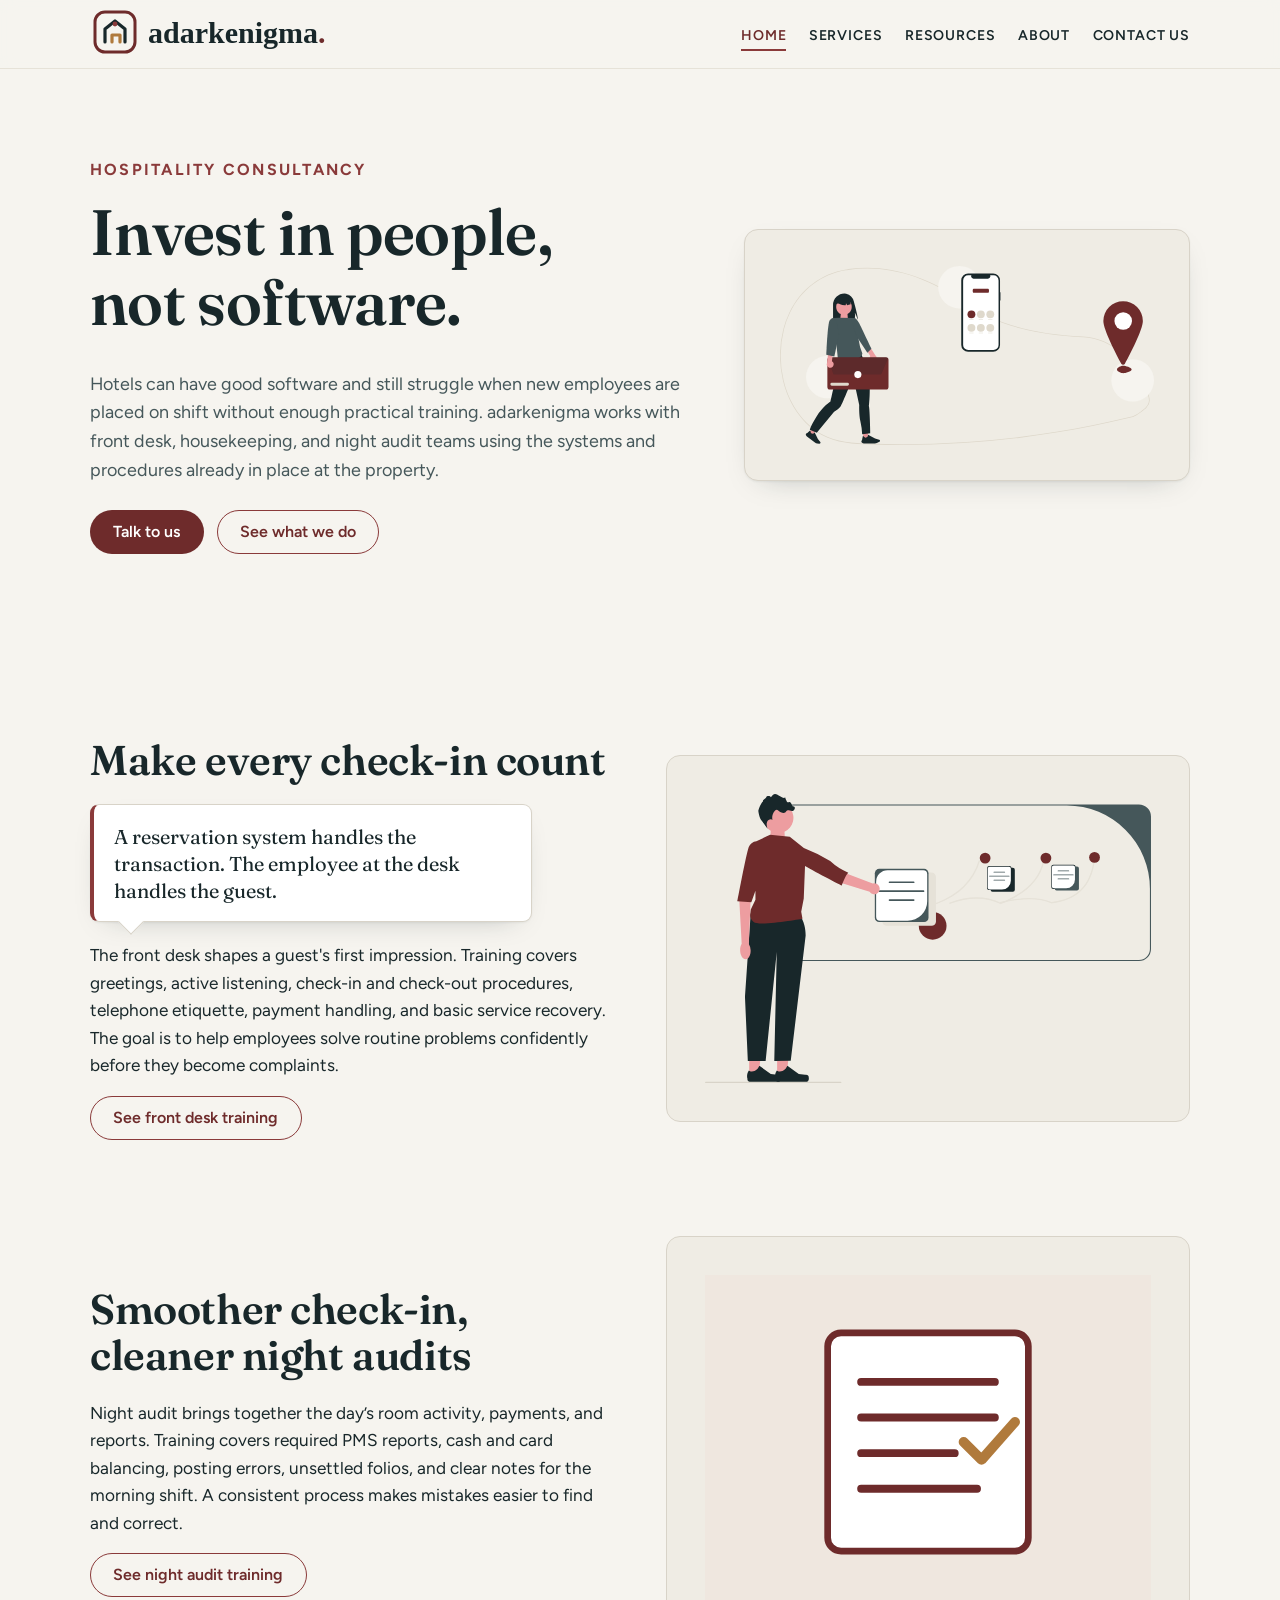
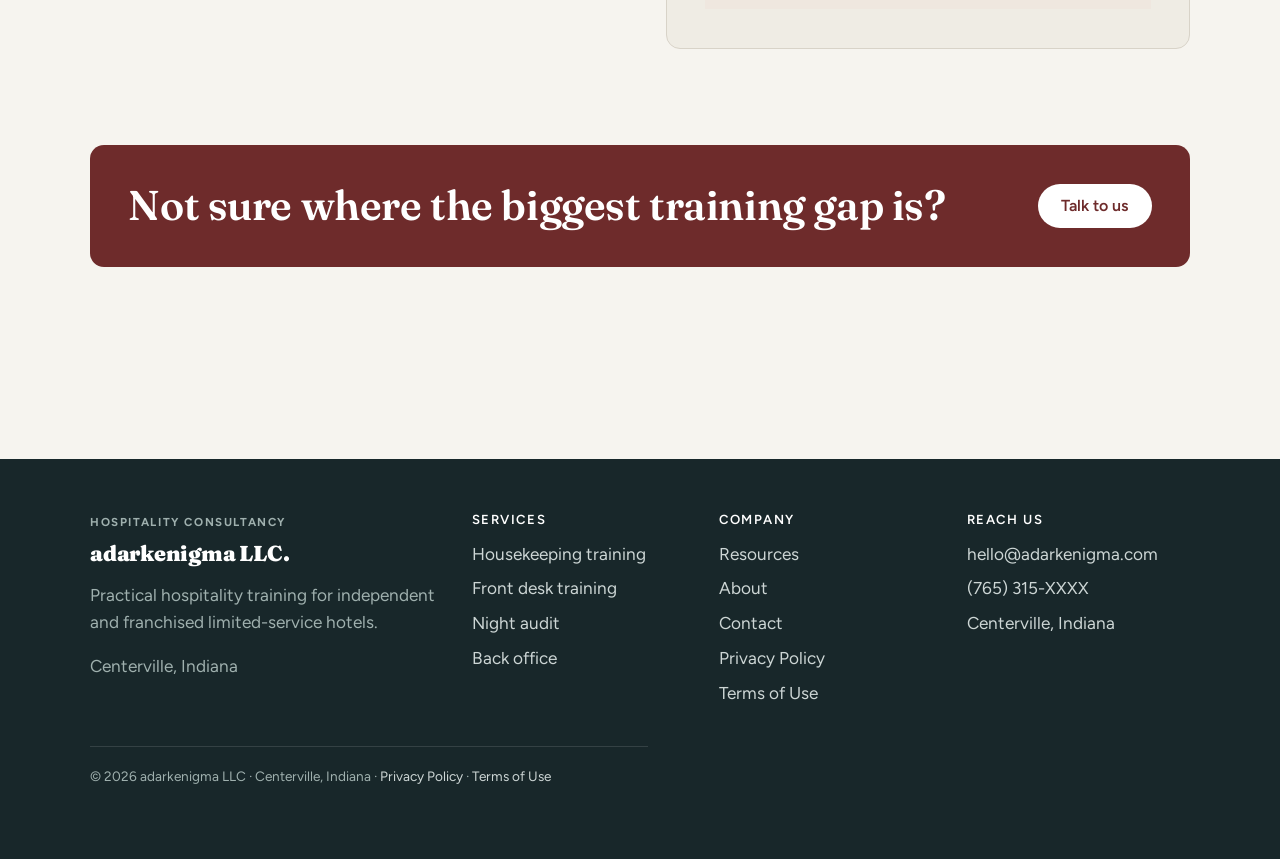
<file: index.html>
<!DOCTYPE html>
<html lang="en">
<head>
  <meta charset="UTF-8">
  <meta name="viewport" content="width=device-width, initial-scale=1.0">
  <title>adarkenigma LLC | Hotel staff training in Indiana</title>
  <meta name="description" content="adarkenigma LLC trains front desk, housekeeping, and night audit teams for independent and franchised hotels in Indiana. People-first consulting, no software to buy.">
  <link rel="preconnect" href="https://fonts.googleapis.com">
  <link rel="preconnect" href="https://fonts.gstatic.com" crossorigin>
  <link href="https://fonts.googleapis.com/css2?family=Fraunces:opsz,wght@9..144,400;9..144,600;9..144,900&family=Figtree:wght@400;500;600;700&display=swap" rel="stylesheet">
  <link rel="stylesheet" href="styles.css">
</head>
<body>
  <a class="skip-link" href="#main">Skip to content</a>

  <header class="site-header">
    <div class="container header__inner">
      <a class="brand" href="index.html"><img class="brand__logo" src="adarkenigma-logo.svg" alt="adarkenigma LLC home"></a>
      <button class="nav-toggle" aria-expanded="false" aria-controls="site-nav">
        <span class="visually-hidden">Menu</span>
        <svg class="icon-open" viewBox="0 0 24 24" fill="none" stroke="currentColor" stroke-width="2" aria-hidden="true"><line x1="3" y1="6" x2="21" y2="6"/><line x1="3" y1="12" x2="21" y2="12"/><line x1="3" y1="18" x2="21" y2="18"/></svg>
        <svg class="icon-close" viewBox="0 0 24 24" fill="none" stroke="currentColor" stroke-width="2" aria-hidden="true"><line x1="5" y1="5" x2="19" y2="19"/><line x1="19" y1="5" x2="5" y2="19"/></svg>
      </button>
      <nav id="site-nav" class="site-nav" aria-label="Primary">
        <ul>
          <li><a href="index.html" aria-current="page">Home</a></li>
          <li><a href="services.html">Services</a></li>
          <li><a href="resources.html">Resources</a></li>
          <li><a href="about.html">About</a></li>
          <li><a href="contact.html">Contact us</a></li>
        </ul>
      </nav>
    </div>
  </header>

  <main id="main">

    <section class="hero" aria-labelledby="hero-h">
      <div class="container hero__grid">
        <div>
          <p class="eyebrow">Hospitality consultancy</p>
          <h1 id="hero-h">Invest in people,<br>not software.</h1>
          <p class="lead">Hotels can have good software and still struggle when new employees are placed on shift without enough practical training. adarkenigma works with front desk, housekeeping, and night audit teams using the systems and procedures already in place at the property.</p>
          <div class="hero__actions">
            <a class="btn btn--solid" href="contact.html">Talk to us</a>
            <a class="btn btn--ghost" href="services.html">See what we do</a>
          </div>
        </div>
        <div class="hero__art">
          <div class="art-card art-card--image">
            <img src="training-coaching-staff.svg" alt="Illustration of a trainer coaching a hotel employee beside a whiteboard">
          </div>
        </div>
      </div>
    </section>

    <section class="section" aria-labelledby="f1-h">
      <div class="container feature__grid feature--reverse">
        <div class="feature__media">
          <img src="hotel-front-desk-keycard.svg" alt="Illustration of a hotel key card at the front desk">
        </div>
        <div>
          <h2 id="f1-h">Make every check-in count</h2>
          <blockquote class="note-bubble">A reservation system handles the transaction. The employee at the desk handles the guest.</blockquote>
          <p>The front desk shapes a guest's first impression. Training covers greetings, active listening, check-in and check-out procedures, telephone etiquette, payment handling, and basic service recovery. The goal is to help employees solve routine problems confidently before they become complaints.</p>
          <a class="btn btn--ghost" href="services.html#front-desk">See front desk training</a>
        </div>
      </div>
    </section>

    <section class="section section--compact-top" aria-labelledby="f2-h">
      <div class="container feature__grid">
        <div>
          <h2 id="f2-h">Smoother check-in,<br>cleaner night audits</h2>
          <p>Night audit brings together the day&rsquo;s room activity, payments, and reports. Training covers required PMS reports, cash and card balancing, posting errors, unsettled folios, and clear notes for the morning shift. A consistent process makes mistakes easier to find and correct.</p>
          <a class="btn btn--ghost" href="services.html#night-audit">See night audit training</a>
        </div>
        <div class="feature__media">
          <img src="night-audit-ledger.svg" alt="Illustration of a night-audit ledger with a completed checkmark">
        </div>
      </div>
    </section>

    <section class="section section--compact-top">
      <div class="container">
        <div class="cta-band">
          <div class="cta-band__inner">
            <h2>Not sure where the biggest training gap is?</h2>
            <a class="btn btn--light" href="contact.html">Talk to us</a>
          </div>
        </div>
      </div>
    </section>

  </main>

  <footer class="site-footer">
    <div class="container">
      <div class="footer__grid">
        <div class="footer__brand">
          <p class="footer__kicker">Hospitality consultancy</p>
          <a class="brand" href="index.html">adarkenigma LLC<span aria-hidden="true">.</span></a>
          <p class="footer__summary">Practical hospitality training for independent and franchised limited-service hotels.</p>
          <p class="footer__location">Centerville, Indiana</p>
        </div>
        <nav aria-label="Services">
          <h2>Services</h2>
          <ul>
            <li><a href="services.html#housekeeping">Housekeeping training</a></li>
            <li><a href="services.html#front-desk">Front desk training</a></li>
            <li><a href="services.html#night-audit">Night audit</a></li>
            <li><a href="services.html#back-office">Back office</a></li>
          </ul>
        </nav>
        <nav aria-label="Company">
          <h2>Company</h2>
          <ul>
            <li><a href="resources.html">Resources</a></li>
            <li><a href="about.html">About</a></li>
            <li><a href="contact.html">Contact</a></li>
            <li><a href="privacy.html">Privacy Policy</a></li>
            <li><a href="terms.html">Terms of Use</a></li>
          </ul>
        </nav>
        <div>
          <h2>Reach us</h2>
          <ul>
            <li><a href="mailto:hello@adarkenigma.com">hello@adarkenigma.com</a></li>
            <li>(765) 315-XXXX</li>
            <li>Centerville, Indiana</li>
          </ul>
        </div>
      </div>
      <p class="footer__bottom">&copy; 2026 adarkenigma LLC &middot; Centerville, Indiana &middot; <a href="privacy.html">Privacy Policy</a> &middot; <a href="terms.html">Terms of Use</a></p>
    </div>
  </footer>

  <script src="script.js"></script>
</body>
</html>
</file>
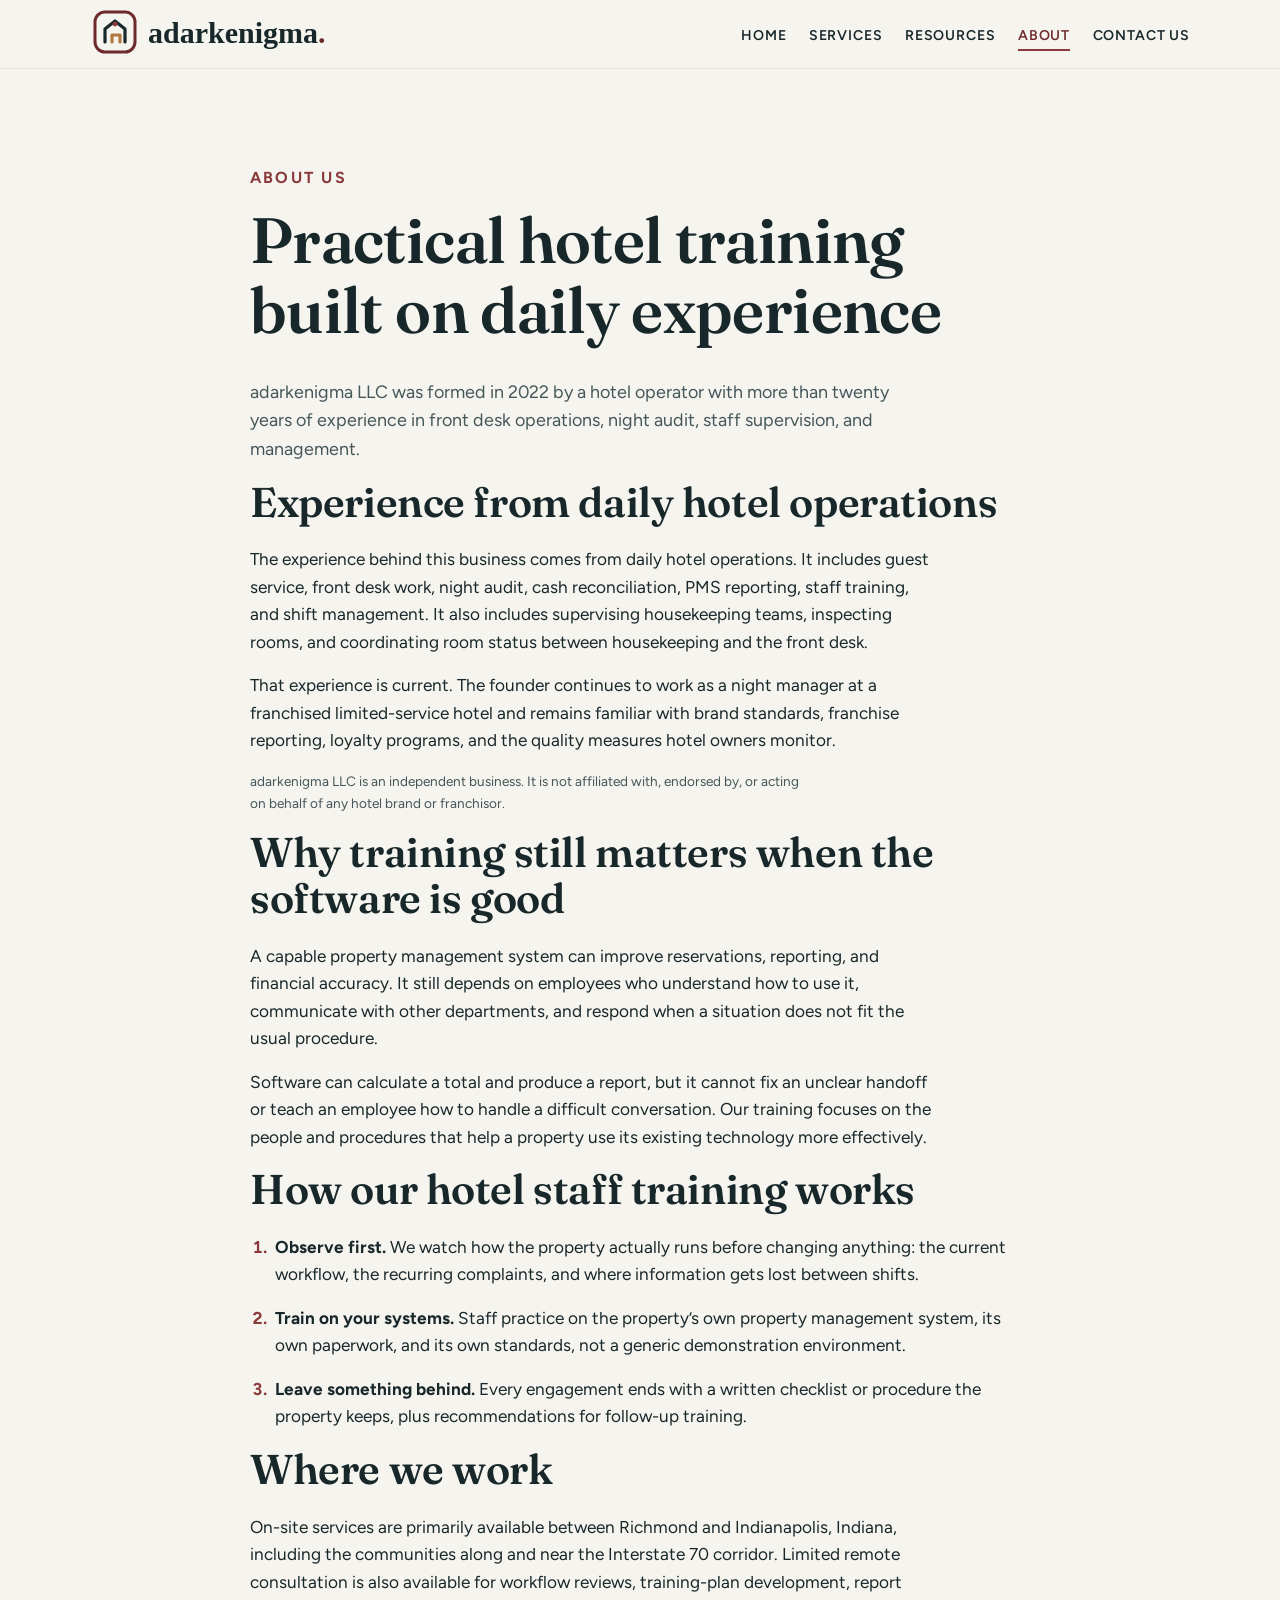
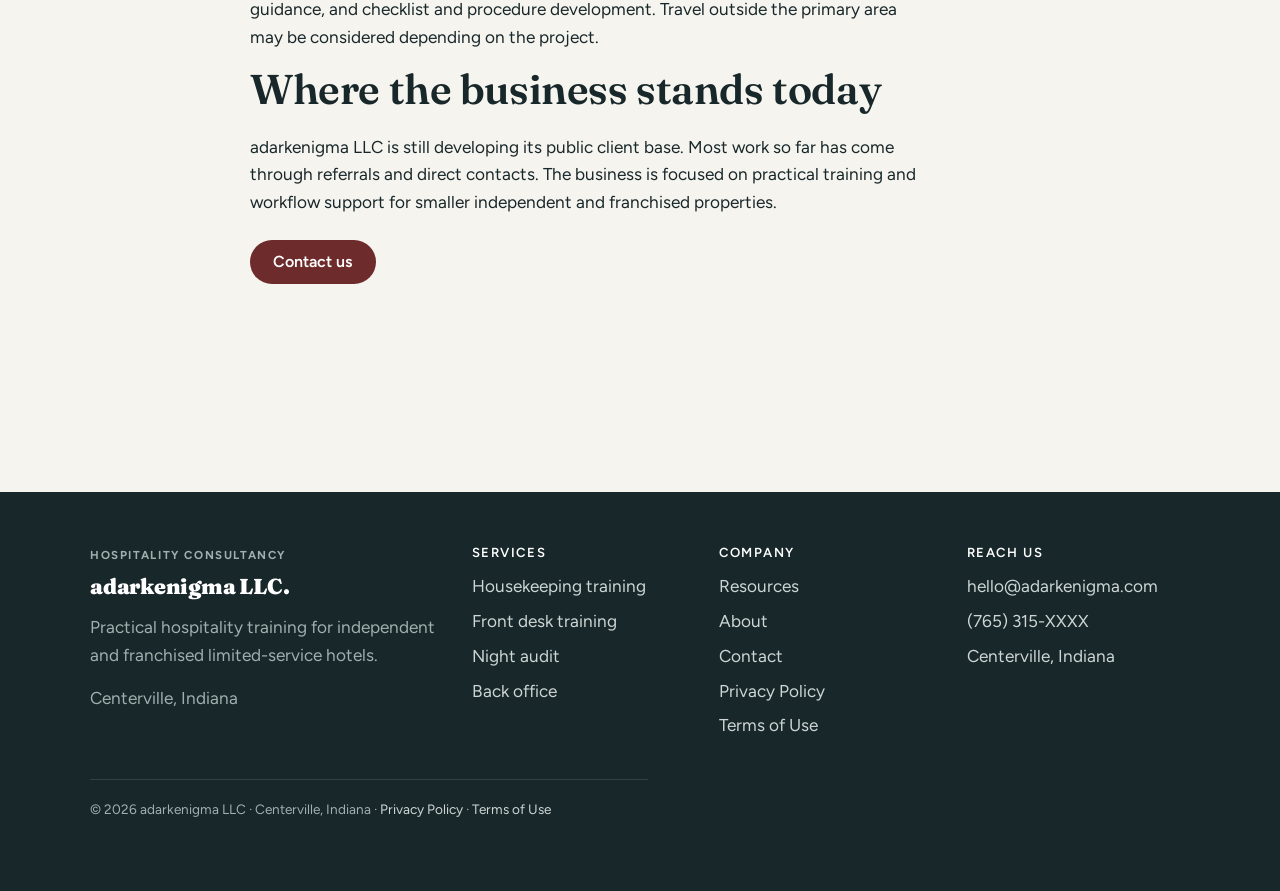
<file: about.html>
<!DOCTYPE html>
<html lang="en">
<head>
  <meta charset="UTF-8">
  <meta name="viewport" content="width=device-width, initial-scale=1.0">
  <title>About | adarkenigma LLC hotel training</title>
  <meta name="description" content="adarkenigma LLC is an Indiana hospitality training business built on more than twenty years of hotel front desk, night audit, and management experience.">
  <link rel="preconnect" href="https://fonts.googleapis.com">
  <link rel="preconnect" href="https://fonts.gstatic.com" crossorigin>
  <link href="https://fonts.googleapis.com/css2?family=Fraunces:opsz,wght@9..144,400;9..144,600;9..144,900&family=Figtree:wght@400;500;600;700&display=swap" rel="stylesheet">
  <link rel="stylesheet" href="styles.css">
</head>
<body>
  <a class="skip-link" href="#main">Skip to content</a>

  <header class="site-header">
    <div class="container header__inner">
      <a class="brand" href="index.html"><img class="brand__logo" src="adarkenigma-logo.svg" alt="adarkenigma LLC home"></a>
      <button class="nav-toggle" aria-expanded="false" aria-controls="site-nav">
        <span class="visually-hidden">Menu</span>
        <svg class="icon-open" viewBox="0 0 24 24" fill="none" stroke="currentColor" stroke-width="2" aria-hidden="true"><line x1="3" y1="6" x2="21" y2="6"/><line x1="3" y1="12" x2="21" y2="12"/><line x1="3" y1="18" x2="21" y2="18"/></svg>
        <svg class="icon-close" viewBox="0 0 24 24" fill="none" stroke="currentColor" stroke-width="2" aria-hidden="true"><line x1="5" y1="5" x2="19" y2="19"/><line x1="19" y1="5" x2="5" y2="19"/></svg>
      </button>
      <nav id="site-nav" class="site-nav" aria-label="Primary">
        <ul>
          <li><a href="index.html">Home</a></li>
          <li><a href="services.html">Services</a></li>
          <li><a href="resources.html">Resources</a></li>
          <li><a href="about.html" aria-current="page">About</a></li>
          <li><a href="contact.html">Contact us</a></li>
        </ul>
      </nav>
    </div>
  </header>

  <main id="main">
    <section class="section" aria-labelledby="about-h">
      <div class="container container--narrow">
        <p class="eyebrow">About us</p>
        <h1 id="about-h">Practical hotel training built on daily experience</h1>
        <p class="lead">adarkenigma LLC was formed in 2022 by a hotel operator with more than twenty years of experience in front desk operations, night audit, staff supervision, and management.</p>

        <h2>Experience from daily hotel operations</h2>
        <p>The experience behind this business comes from daily hotel operations. It includes guest service, front desk work, night audit, cash reconciliation, PMS reporting, staff training, and shift management. It also includes supervising housekeeping teams, inspecting rooms, and coordinating room status between housekeeping and the front desk.</p>
        <p>That experience is current. The founder continues to work as a night manager at a franchised limited-service hotel and remains familiar with brand standards, franchise reporting, loyalty programs, and the quality measures hotel owners monitor.</p>
        <p class="note-small">adarkenigma LLC is an independent business. It is not affiliated with, endorsed by, or acting on behalf of any hotel brand or franchisor.</p>

        <h2>Why training still matters when the software is good</h2>
        <p>A capable property management system can improve reservations, reporting, and financial accuracy. It still depends on employees who understand how to use it, communicate with other departments, and respond when a situation does not fit the usual procedure.</p>
        <p>Software can calculate a total and produce a report, but it cannot fix an unclear handoff or teach an employee how to handle a difficult conversation. Our training focuses on the people and procedures that help a property use its existing technology more effectively.</p>

        <h2>How our hotel staff training works</h2>
        <ol class="steps">
          <li><strong>Observe first.</strong> We watch how the property actually runs before changing anything: the current workflow, the recurring complaints, and where information gets lost between shifts.</li>
          <li><strong>Train on your systems.</strong> Staff practice on the property&rsquo;s own property management system, its own paperwork, and its own standards, not a generic demonstration environment.</li>
          <li><strong>Leave something behind.</strong> Every engagement ends with a written checklist or procedure the property keeps, plus recommendations for follow-up training.</li>
        </ol>

        <h2>Where we work</h2>
        <p>On-site services are primarily available between Richmond and Indianapolis, Indiana, including the communities along and near the Interstate 70 corridor. Limited remote consultation is also available for workflow reviews, training-plan development, report guidance, and checklist and procedure development. Travel outside the primary area may be considered depending on the project.</p>

        <h2>Where the business stands today</h2>
        <p>adarkenigma LLC is still developing its public client base. Most work so far has come through referrals and direct contacts. The business is focused on practical training and workflow support for smaller independent and franchised properties.</p>

        <p class="action-row"><a class="btn btn--solid" href="contact.html">Contact us</a></p>
      </div>
    </section>
  </main>

  <footer class="site-footer">
    <div class="container">
      <div class="footer__grid">
        <div class="footer__brand">
          <p class="footer__kicker">Hospitality consultancy</p>
          <a class="brand" href="index.html">adarkenigma LLC<span aria-hidden="true">.</span></a>
          <p class="footer__summary">Practical hospitality training for independent and franchised limited-service hotels.</p>
          <p class="footer__location">Centerville, Indiana</p>
        </div>
        <nav aria-label="Services">
          <h2>Services</h2>
          <ul>
            <li><a href="services.html#housekeeping">Housekeeping training</a></li>
            <li><a href="services.html#front-desk">Front desk training</a></li>
            <li><a href="services.html#night-audit">Night audit</a></li>
            <li><a href="services.html#back-office">Back office</a></li>
          </ul>
        </nav>
        <nav aria-label="Company">
          <h2>Company</h2>
          <ul>
            <li><a href="resources.html">Resources</a></li>
            <li><a href="about.html">About</a></li>
            <li><a href="contact.html">Contact</a></li>
            <li><a href="privacy.html">Privacy Policy</a></li>
            <li><a href="terms.html">Terms of Use</a></li>
          </ul>
        </nav>
        <div>
          <h2>Reach us</h2>
          <ul>
            <li><a href="mailto:hello@adarkenigma.com">hello@adarkenigma.com</a></li>
            <li>(765) 315-XXXX</li>
            <li>Centerville, Indiana</li>
          </ul>
        </div>
      </div>
      <p class="footer__bottom">&copy; 2026 adarkenigma LLC &middot; Centerville, Indiana &middot; <a href="privacy.html">Privacy Policy</a> &middot; <a href="terms.html">Terms of Use</a></p>
    </div>
  </footer>

  <script src="script.js"></script>
</body>
</html>
</file>
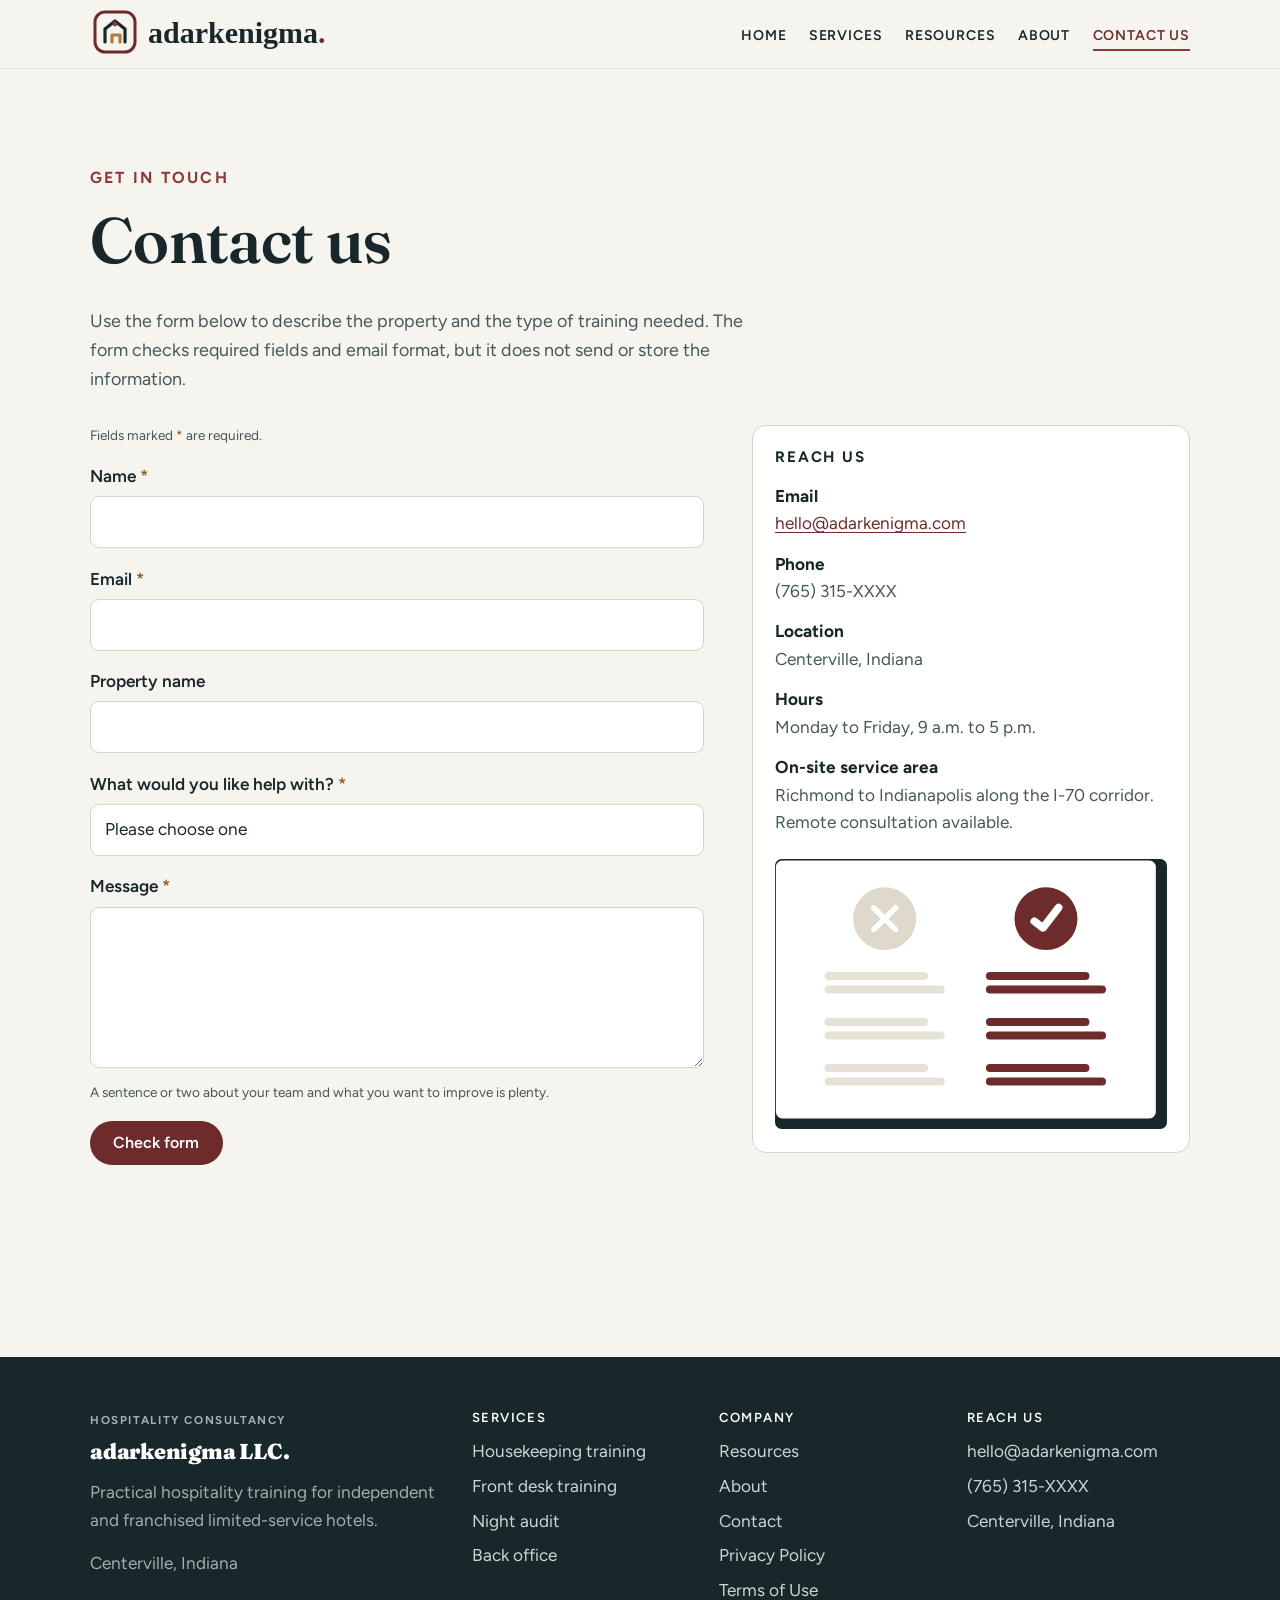
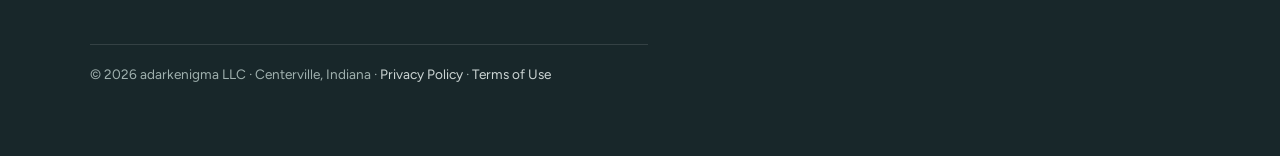
<file: contact.html>
<!DOCTYPE html>
<html lang="en">
<head>
  <meta charset="UTF-8">
  <meta name="viewport" content="width=device-width, initial-scale=1.0">
  <title>Contact | adarkenigma LLC hotel staff training</title>
  <meta name="description" content="Contact adarkenigma LLC about front desk, housekeeping, night audit, and workflow training for your hotel in Indiana.">
  <link rel="preconnect" href="https://fonts.googleapis.com">
  <link rel="preconnect" href="https://fonts.gstatic.com" crossorigin>
  <link href="https://fonts.googleapis.com/css2?family=Fraunces:opsz,wght@9..144,400;9..144,600;9..144,900&family=Figtree:wght@400;500;600;700&display=swap" rel="stylesheet">
  <link rel="stylesheet" href="styles.css">
</head>
<body>
  <a class="skip-link" href="#main">Skip to content</a>

  <header class="site-header">
    <div class="container header__inner">
      <a class="brand" href="index.html"><img class="brand__logo" src="adarkenigma-logo.svg" alt="adarkenigma LLC home"></a>
      <button class="nav-toggle" aria-expanded="false" aria-controls="site-nav">
        <span class="visually-hidden">Menu</span>
        <svg class="icon-open" viewBox="0 0 24 24" fill="none" stroke="currentColor" stroke-width="2" aria-hidden="true"><line x1="3" y1="6" x2="21" y2="6"/><line x1="3" y1="12" x2="21" y2="12"/><line x1="3" y1="18" x2="21" y2="18"/></svg>
        <svg class="icon-close" viewBox="0 0 24 24" fill="none" stroke="currentColor" stroke-width="2" aria-hidden="true"><line x1="5" y1="5" x2="19" y2="19"/><line x1="19" y1="5" x2="5" y2="19"/></svg>
      </button>
      <nav id="site-nav" class="site-nav" aria-label="Primary">
        <ul>
          <li><a href="index.html">Home</a></li>
          <li><a href="services.html">Services</a></li>
          <li><a href="resources.html">Resources</a></li>
          <li><a href="about.html">About</a></li>
          <li><a href="contact.html" aria-current="page">Contact us</a></li>
        </ul>
      </nav>
    </div>
  </header>

  <main id="main">
    <section class="section" aria-labelledby="contact-h">
      <div class="container">
        <p class="eyebrow">Get in touch</p>
        <h1 id="contact-h">Contact us</h1>
        <p class="lead">Use the form below to describe the property and the type of training needed. The form checks required fields and email format, but it does not send or store the information.</p>

        <div class="contact__grid contact__grid--spaced">
          <!-- The JavaScript file validates the form in the browser. This demonstration form does not submit data. -->
          <form id="contact-form" aria-describedby="form-note" novalidate>
            <p id="form-note" class="note-small note-small--flush">Fields marked <span class="req" aria-hidden="true">*</span> are required.</p>

            <p id="form-success" class="form-success" role="status" tabindex="-1" hidden>Your entries passed validation. This demonstration form does not send or store information.</p>

            <div class="field">
              <label for="name">Name <span class="req" aria-hidden="true">*</span></label>
              <input type="text" id="name" name="name" autocomplete="name" required aria-describedby="name-error">
              <span id="name-error" class="field-error" role="alert"></span>
            </div>

            <div class="field">
              <label for="email">Email <span class="req" aria-hidden="true">*</span></label>
              <input type="email" id="email" name="email" autocomplete="email" required aria-describedby="email-error">
              <span id="email-error" class="field-error" role="alert"></span>
            </div>

            <div class="field">
              <label for="property">Property name</label>
              <input type="text" id="property" name="property" autocomplete="organization">
            </div>

            <div class="field">
              <label for="topic">What would you like help with? <span class="req" aria-hidden="true">*</span></label>
              <select id="topic" name="topic" required aria-describedby="topic-error">
                <option value="">Please choose one</option>
                <option value="front-desk">Front desk and desk clerk training</option>
                <option value="night-audit">Night auditor training</option>
                <option value="housekeeping">Housekeeping training</option>
                <option value="workflow">Back office and workflow support</option>
                <option value="unsure">Not sure yet</option>
              </select>
              <span id="topic-error" class="field-error" role="alert"></span>
            </div>

            <div class="field">
              <label for="message">Message <span class="req" aria-hidden="true">*</span></label>
              <textarea id="message" name="message" rows="5" required aria-describedby="msg-hint message-error"></textarea>
              <p id="msg-hint" class="hint">A sentence or two about your team and what you want to improve is plenty.</p>
              <span id="message-error" class="field-error" role="alert"></span>
            </div>

            <button type="submit" class="btn btn--solid">Check form</button>
          </form>

          <aside class="reach" aria-label="Other ways to reach us">
            <h2 class="reach__title">Reach us</h2>
            <dl>
              <dt>Email</dt>
              <dd><a href="mailto:hello@adarkenigma.com">hello@adarkenigma.com</a></dd>
              <dt>Phone</dt>
              <dd>(765) 315-XXXX</dd>
              <dt>Location</dt>
              <dd>Centerville, Indiana</dd>
              <dt>Hours</dt>
              <dd>Monday to Friday, 9 a.m. to 5 p.m.</dd>
              <dt>On-site service area</dt>
              <dd>Richmond to Indianapolis along the I-70 corridor. Remote consultation available.</dd>
            </dl>
            <img class="reach__art" src="contact-hospitality-consultant.svg" alt="Illustration of a person sending a message to a consultant">
          </aside>
        </div>
      </div>
    </section>
  </main>

  <footer class="site-footer">
    <div class="container">
      <div class="footer__grid">
        <div class="footer__brand">
          <p class="footer__kicker">Hospitality consultancy</p>
          <a class="brand" href="index.html">adarkenigma LLC<span aria-hidden="true">.</span></a>
          <p class="footer__summary">Practical hospitality training for independent and franchised limited-service hotels.</p>
          <p class="footer__location">Centerville, Indiana</p>
        </div>
        <nav aria-label="Services">
          <h2>Services</h2>
          <ul>
            <li><a href="services.html#housekeeping">Housekeeping training</a></li>
            <li><a href="services.html#front-desk">Front desk training</a></li>
            <li><a href="services.html#night-audit">Night audit</a></li>
            <li><a href="services.html#back-office">Back office</a></li>
          </ul>
        </nav>
        <nav aria-label="Company">
          <h2>Company</h2>
          <ul>
            <li><a href="resources.html">Resources</a></li>
            <li><a href="about.html">About</a></li>
            <li><a href="contact.html">Contact</a></li>
            <li><a href="privacy.html">Privacy Policy</a></li>
            <li><a href="terms.html">Terms of Use</a></li>
          </ul>
        </nav>
        <div>
          <h2>Reach us</h2>
          <ul>
            <li><a href="mailto:hello@adarkenigma.com">hello@adarkenigma.com</a></li>
            <li>(765) 315-XXXX</li>
            <li>Centerville, Indiana</li>
          </ul>
        </div>
      </div>
      <p class="footer__bottom">&copy; 2026 adarkenigma LLC &middot; Centerville, Indiana &middot; <a href="privacy.html">Privacy Policy</a> &middot; <a href="terms.html">Terms of Use</a></p>
    </div>
  </footer>

  <script src="script.js"></script>
</body>
</html>
</file>
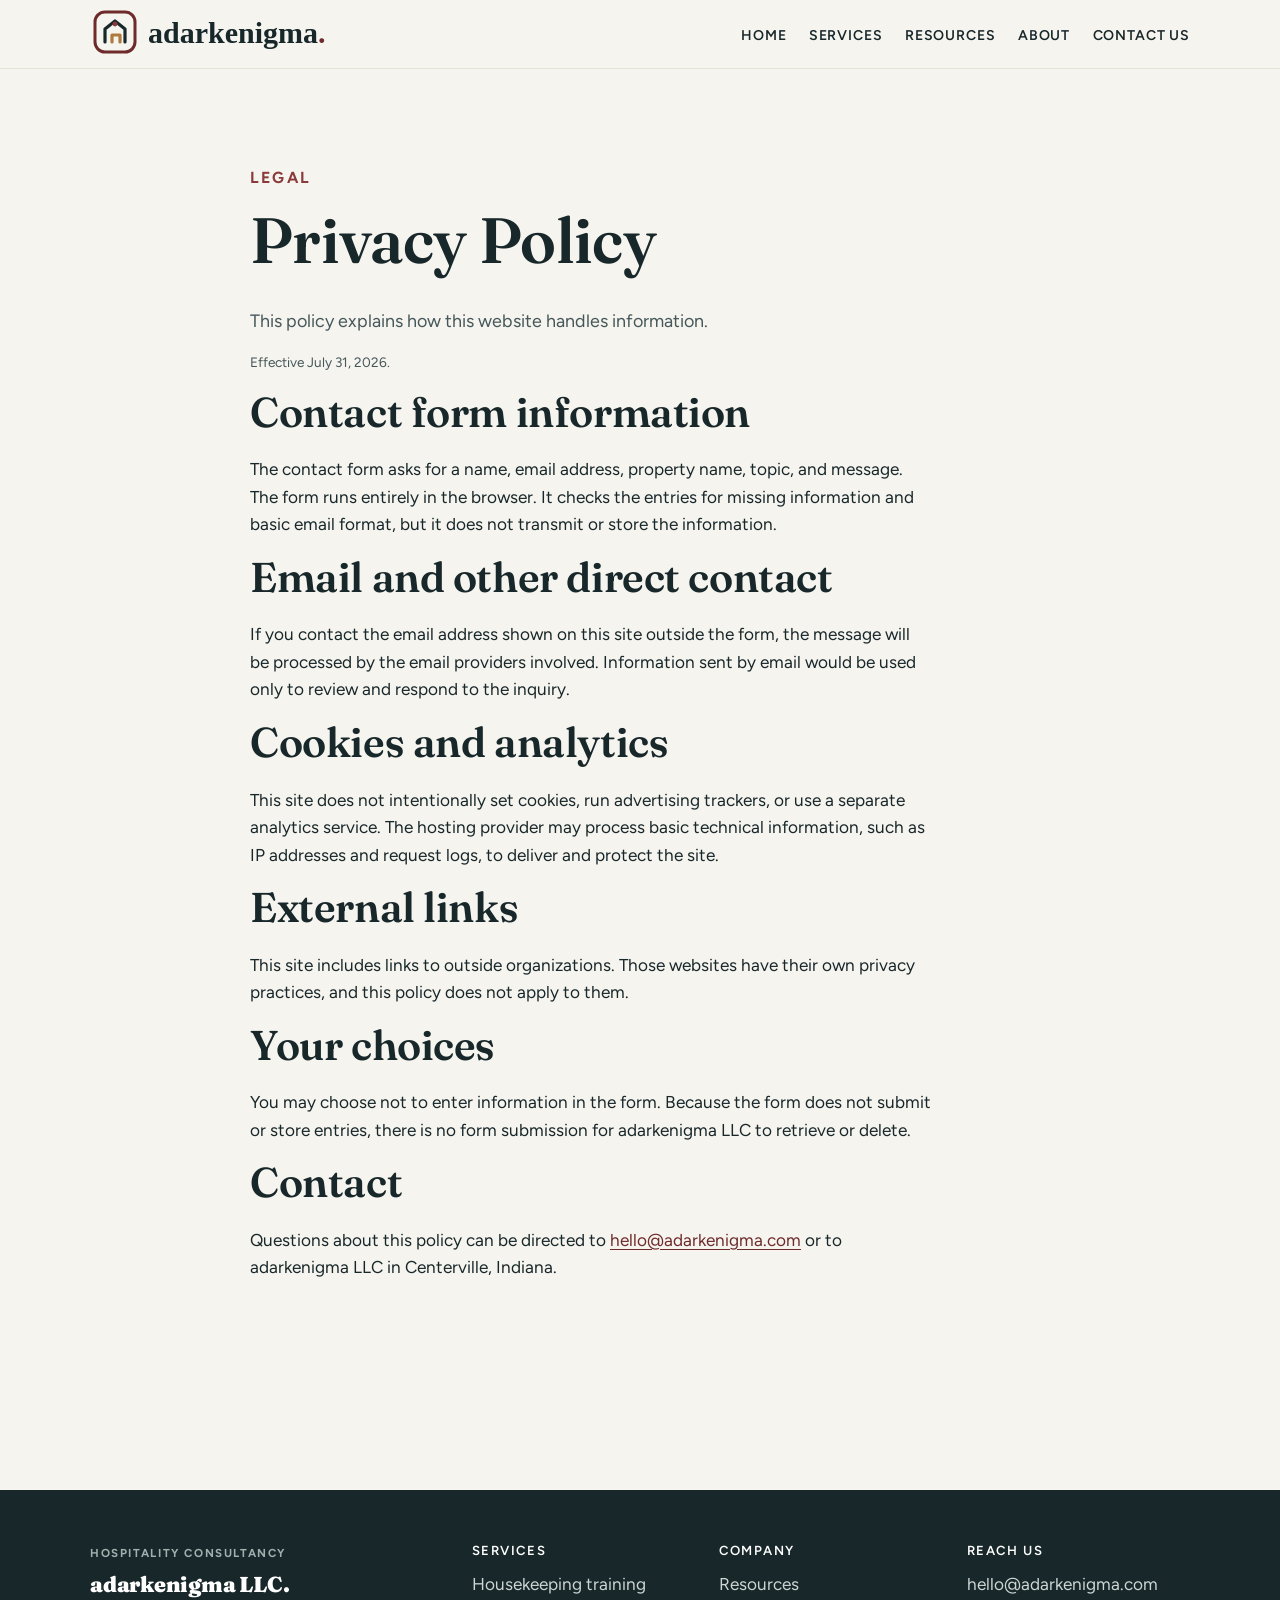
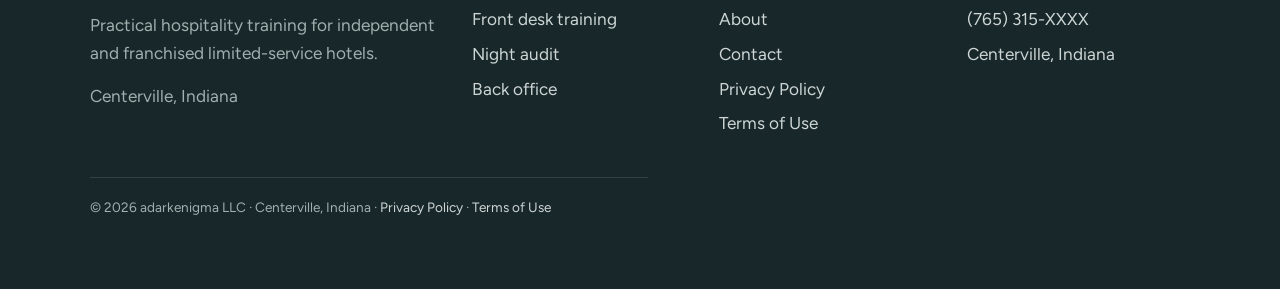
<file: privacy.html>
<!DOCTYPE html>
<html lang="en">
<head>
  <meta charset="UTF-8">
  <meta name="viewport" content="width=device-width, initial-scale=1.0">
  <title>Privacy Policy | adarkenigma LLC</title>
  <meta name="description" content="How the adarkenigma LLC website handles form entries, email contact, cookies, and outside links.">
  <link rel="preconnect" href="https://fonts.googleapis.com">
  <link rel="preconnect" href="https://fonts.gstatic.com" crossorigin>
  <link href="https://fonts.googleapis.com/css2?family=Fraunces:opsz,wght@9..144,400;9..144,600;9..144,900&family=Figtree:wght@400;500;600;700&display=swap" rel="stylesheet">
  <link rel="stylesheet" href="styles.css">
</head>
<body>
  <a class="skip-link" href="#main">Skip to content</a>

  <header class="site-header">
    <div class="container header__inner">
      <a class="brand" href="index.html"><img class="brand__logo" src="adarkenigma-logo.svg" alt="adarkenigma LLC home"></a>
      <button class="nav-toggle" aria-expanded="false" aria-controls="site-nav">
        <span class="visually-hidden">Menu</span>
        <svg class="icon-open" viewBox="0 0 24 24" fill="none" stroke="currentColor" stroke-width="2" aria-hidden="true"><line x1="3" y1="6" x2="21" y2="6"/><line x1="3" y1="12" x2="21" y2="12"/><line x1="3" y1="18" x2="21" y2="18"/></svg>
        <svg class="icon-close" viewBox="0 0 24 24" fill="none" stroke="currentColor" stroke-width="2" aria-hidden="true"><line x1="5" y1="5" x2="19" y2="19"/><line x1="19" y1="5" x2="5" y2="19"/></svg>
      </button>
      <nav id="site-nav" class="site-nav" aria-label="Primary">
        <ul>
          <li><a href="index.html">Home</a></li>
          <li><a href="services.html">Services</a></li>
          <li><a href="resources.html">Resources</a></li>
          <li><a href="about.html">About</a></li>
          <li><a href="contact.html">Contact us</a></li>
        </ul>
      </nav>
    </div>
  </header>

  <main id="main">
    <section class="section" aria-labelledby="page-h">
      <div class="container container--narrow">
        <p class="eyebrow">Legal</p>
        <h1 id="page-h">Privacy Policy</h1>
        <p class="lead">This policy explains how this website handles information.</p>
        <p class="note-small">Effective July 31, 2026.</p>

        <h2>Contact form information</h2>
        <p>The contact form asks for a name, email address, property name, topic, and message. The form runs entirely in the browser. It checks the entries for missing information and basic email format, but it does not transmit or store the information.</p>

        <h2>Email and other direct contact</h2>
        <p>If you contact the email address shown on this site outside the form, the message will be processed by the email providers involved. Information sent by email would be used only to review and respond to the inquiry.</p>

        <h2>Cookies and analytics</h2>
        <p>This site does not intentionally set cookies, run advertising trackers, or use a separate analytics service. The hosting provider may process basic technical information, such as IP addresses and request logs, to deliver and protect the site.</p>

        <h2>External links</h2>
        <p>This site includes links to outside organizations. Those websites have their own privacy practices, and this policy does not apply to them.</p>

        <h2>Your choices</h2>
        <p>You may choose not to enter information in the form. Because the form does not submit or store entries, there is no form submission for adarkenigma LLC to retrieve or delete.</p>

        <h2>Contact</h2>
        <p>Questions about this policy can be directed to <a href="mailto:hello@adarkenigma.com">hello@adarkenigma.com</a> or to adarkenigma LLC in Centerville, Indiana.</p>
      </div>
    </section>
  </main>

  <footer class="site-footer">
    <div class="container">
      <div class="footer__grid">
        <div class="footer__brand">
          <p class="footer__kicker">Hospitality consultancy</p>
          <a class="brand" href="index.html">adarkenigma LLC<span aria-hidden="true">.</span></a>
          <p class="footer__summary">Practical hospitality training for independent and franchised limited-service hotels.</p>
          <p class="footer__location">Centerville, Indiana</p>
        </div>
        <nav aria-label="Services">
          <h2>Services</h2>
          <ul>
            <li><a href="services.html#housekeeping">Housekeeping training</a></li>
            <li><a href="services.html#front-desk">Front desk training</a></li>
            <li><a href="services.html#night-audit">Night audit</a></li>
            <li><a href="services.html#back-office">Back office</a></li>
          </ul>
        </nav>
        <nav aria-label="Company">
          <h2>Company</h2>
          <ul>
            <li><a href="resources.html">Resources</a></li>
            <li><a href="about.html">About</a></li>
            <li><a href="contact.html">Contact</a></li>
            <li><a href="privacy.html">Privacy Policy</a></li>
            <li><a href="terms.html">Terms of Use</a></li>
          </ul>
        </nav>
        <div>
          <h2>Reach us</h2>
          <ul>
            <li><a href="mailto:hello@adarkenigma.com">hello@adarkenigma.com</a></li>
            <li>(765) 315-XXXX</li>
            <li>Centerville, Indiana</li>
          </ul>
        </div>
      </div>
      <p class="footer__bottom">&copy; 2026 adarkenigma LLC &middot; Centerville, Indiana &middot; <a href="privacy.html">Privacy Policy</a> &middot; <a href="terms.html">Terms of Use</a></p>
    </div>
  </footer>

  <script src="script.js"></script>
</body>
</html>
</file>
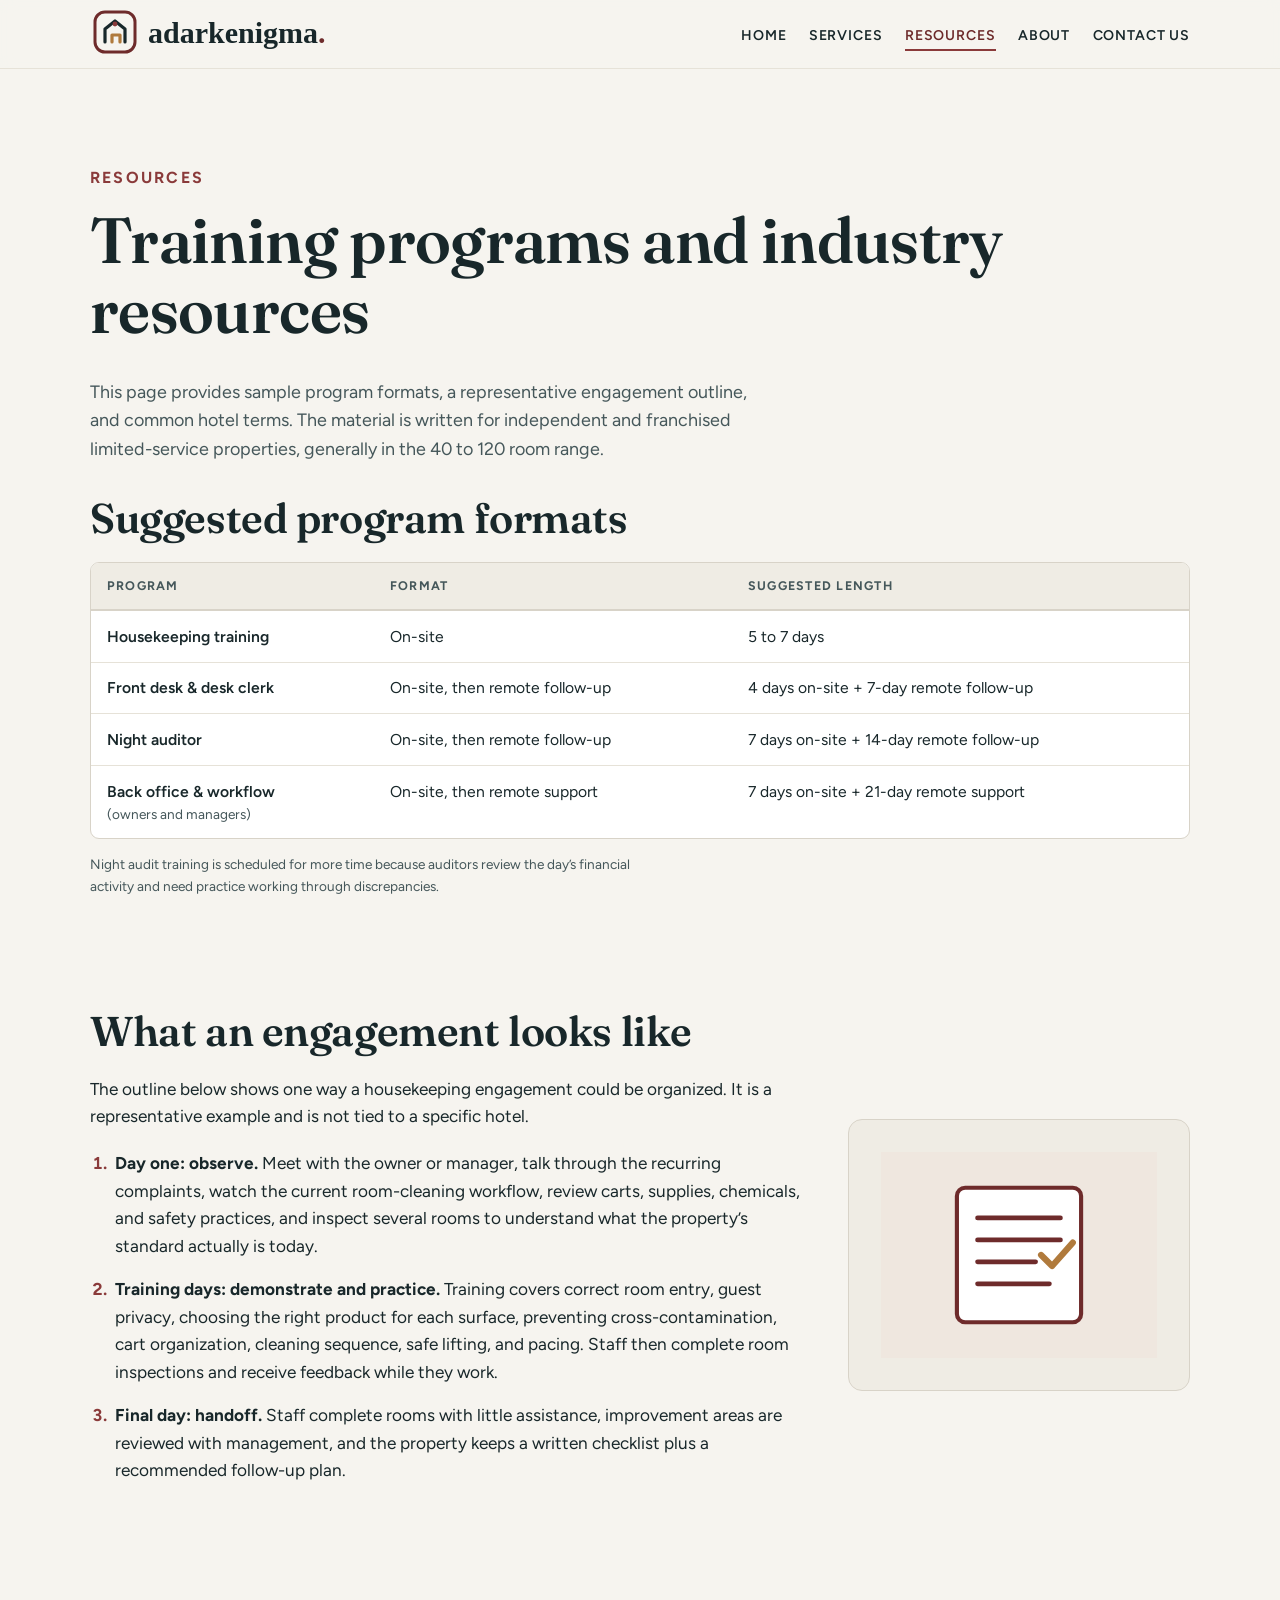
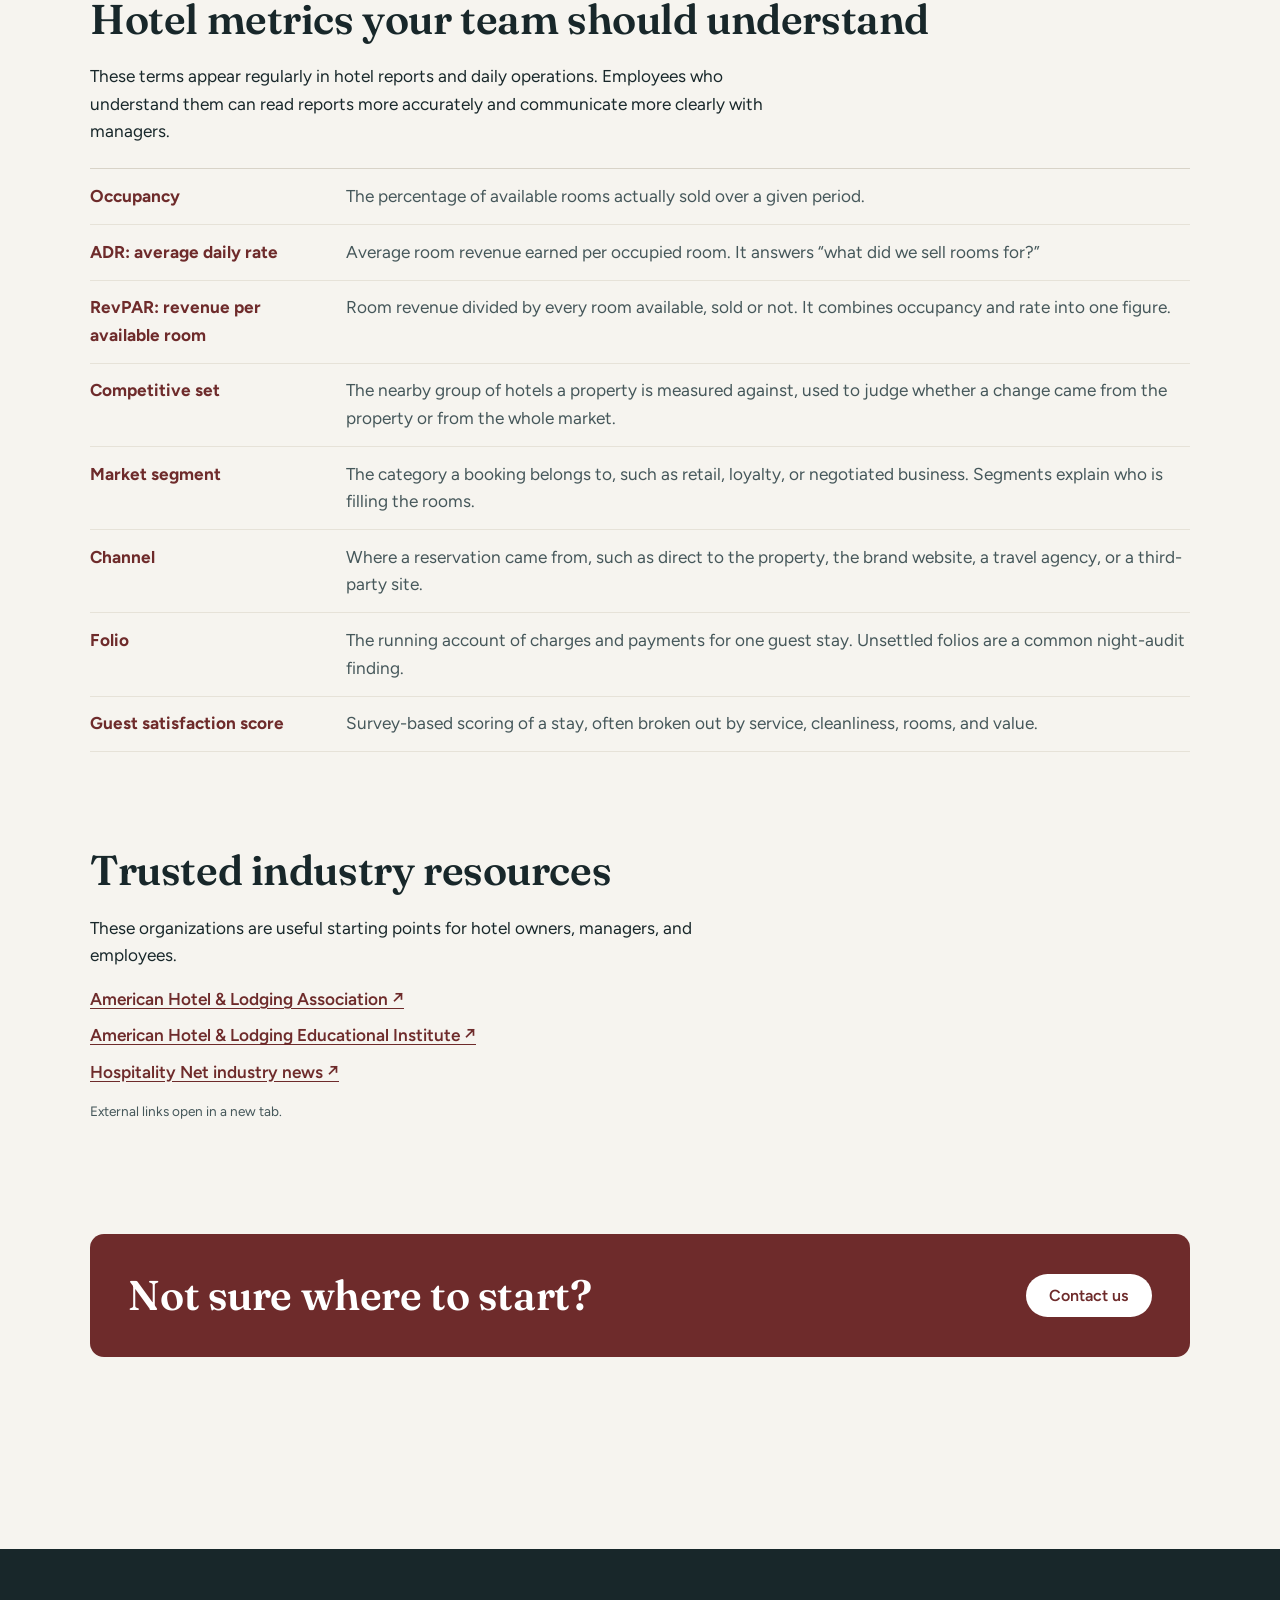
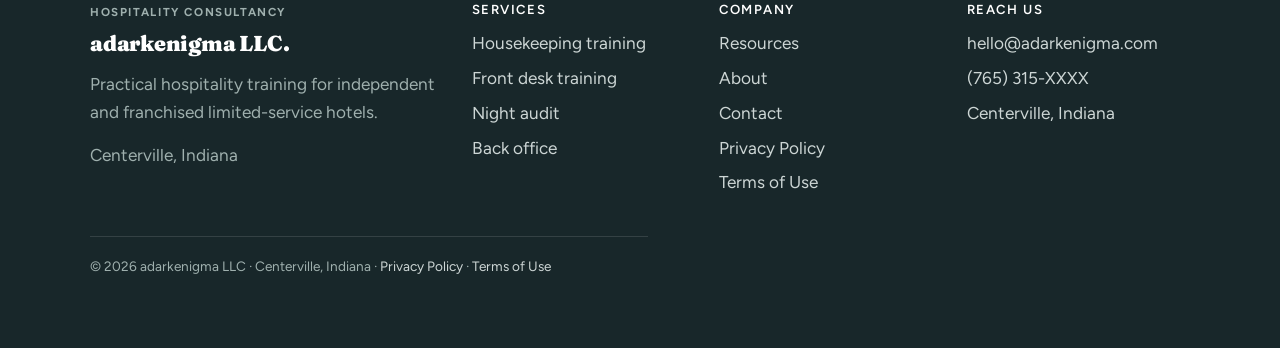
<file: resources.html>
<!DOCTYPE html>
<html lang="en">
<head>
  <meta charset="UTF-8">
  <meta name="viewport" content="width=device-width, initial-scale=1.0">
  <title>Training programs and hotel metrics | adarkenigma LLC</title>
  <meta name="description" content="Hospitality training program lengths, a sample housekeeping engagement, a plain-language guide to hotel metrics, and trusted industry resources.">
  <link rel="preconnect" href="https://fonts.googleapis.com">
  <link rel="preconnect" href="https://fonts.gstatic.com" crossorigin>
  <link href="https://fonts.googleapis.com/css2?family=Fraunces:opsz,wght@9..144,400;9..144,600;9..144,900&family=Figtree:wght@400;500;600;700&display=swap" rel="stylesheet">
  <link rel="stylesheet" href="styles.css">
</head>
<body>
  <a class="skip-link" href="#main">Skip to content</a>

  <header class="site-header">
    <div class="container header__inner">
      <a class="brand" href="index.html"><img class="brand__logo" src="adarkenigma-logo.svg" alt="adarkenigma LLC home"></a>
      <button class="nav-toggle" aria-expanded="false" aria-controls="site-nav">
        <span class="visually-hidden">Menu</span>
        <svg class="icon-open" viewBox="0 0 24 24" fill="none" stroke="currentColor" stroke-width="2" aria-hidden="true"><line x1="3" y1="6" x2="21" y2="6"/><line x1="3" y1="12" x2="21" y2="12"/><line x1="3" y1="18" x2="21" y2="18"/></svg>
        <svg class="icon-close" viewBox="0 0 24 24" fill="none" stroke="currentColor" stroke-width="2" aria-hidden="true"><line x1="5" y1="5" x2="19" y2="19"/><line x1="19" y1="5" x2="5" y2="19"/></svg>
      </button>
      <nav id="site-nav" class="site-nav" aria-label="Primary">
        <ul>
          <li><a href="index.html">Home</a></li>
          <li><a href="services.html">Services</a></li>
          <li><a href="resources.html" aria-current="page">Resources</a></li>
          <li><a href="about.html">About</a></li>
          <li><a href="contact.html">Contact us</a></li>
        </ul>
      </nav>
    </div>
  </header>

  <main id="main">
    <section class="section" aria-labelledby="res-h">
      <div class="container">
        <p class="eyebrow">Resources</p>
        <h1 id="res-h">Training programs and industry resources</h1>
        <p class="lead">This page provides sample program formats, a representative engagement outline, and common hotel terms. The material is written for independent and franchised limited-service properties, generally in the 40 to 120 room range.</p>

        <h2 class="heading-space-md">Suggested program formats</h2>
        <div class="table-wrap">
          <table class="data-table">
            <caption class="visually-hidden">adarkenigma training programs, delivery format, and typical length</caption>
            <thead>
              <tr>
                <th scope="col">Program</th>
                <th scope="col">Format</th>
                <th scope="col">Suggested length</th>
              </tr>
            </thead>
            <tbody>
              <tr><th scope="row">Housekeeping training</th><td>On-site</td><td>5 to 7 days</td></tr>
              <tr><th scope="row">Front desk &amp; desk clerk</th><td>On-site, then remote follow-up</td><td>4 days on-site + 7-day remote follow-up</td></tr>
              <tr><th scope="row">Night auditor</th><td>On-site, then remote follow-up</td><td>7 days on-site + 14-day remote follow-up</td></tr>
              <tr><th scope="row">Back office &amp; workflow <span class="table-note">(owners and managers)</span></th><td>On-site, then remote support</td><td>7 days on-site + 21-day remote support</td></tr>
            </tbody>
          </table>
        </div>
        <p class="note-small">Night audit training is scheduled for more time because auditors review the day&rsquo;s financial activity and need practice working through discrepancies.</p>
      </div>
    </section>

    <section class="section section--compact-top" aria-labelledby="sample-h">
      <div class="container">
        <div class="illus-split">
          <div>
            <h2 id="sample-h">What an engagement looks like</h2>
            <p>The outline below shows one way a housekeeping engagement could be organized. It is a representative example and is not tied to a specific hotel.</p>
            <ol class="steps">
              <li>
                <strong>Day one: observe.</strong> Meet with the owner or manager, talk through the recurring complaints, watch the current room-cleaning workflow, review carts, supplies, chemicals, and safety practices, and inspect several rooms to understand what the property&rsquo;s standard actually is today.
              </li>
              <li>
                <strong>Training days: demonstrate and practice.</strong> Training covers correct room entry, guest privacy, choosing the right product for each surface, preventing cross-contamination, cart organization, cleaning sequence, safe lifting, and pacing. Staff then complete room inspections and receive feedback while they work.
              </li>
              <li>
                <strong>Final day: handoff.</strong> Staff complete rooms with little assistance, improvement areas are reviewed with management, and the property keeps a written checklist plus a recommended follow-up plan.
              </li>
            </ol>
          </div>
          <div class="illus">
            <img src="written-procedures-checklist.svg" alt="Illustration of a written checklist of standard procedures">
          </div>
        </div>
      </div>
    </section>

    <section class="section section--compact-top" aria-labelledby="gloss-h">
      <div class="container">
        <h2 id="gloss-h">Hotel metrics your team should understand</h2>
        <p>These terms appear regularly in hotel reports and daily operations. Employees who understand them can read reports more accurately and communicate more clearly with managers.</p>
        <dl class="glossary">
          <dt>Occupancy</dt>
          <dd>The percentage of available rooms actually sold over a given period.</dd>
          <dt>ADR: average daily rate</dt>
          <dd>Average room revenue earned per occupied room. It answers &ldquo;what did we sell rooms for?&rdquo;</dd>
          <dt>RevPAR: revenue per available room</dt>
          <dd>Room revenue divided by every room available, sold or not. It combines occupancy and rate into one figure.</dd>
          <dt>Competitive set</dt>
          <dd>The nearby group of hotels a property is measured against, used to judge whether a change came from the property or from the whole market.</dd>
          <dt>Market segment</dt>
          <dd>The category a booking belongs to, such as retail, loyalty, or negotiated business. Segments explain who is filling the rooms.</dd>
          <dt>Channel</dt>
          <dd>Where a reservation came from, such as direct to the property, the brand website, a travel agency, or a third-party site.</dd>
          <dt>Folio</dt>
          <dd>The running account of charges and payments for one guest stay. Unsettled folios are a common night-audit finding.</dd>
          <dt>Guest satisfaction score</dt>
          <dd>Survey-based scoring of a stay, often broken out by service, cleanliness, rooms, and value.</dd>
        </dl>
      </div>
    </section>

    <section class="section section--compact-top" aria-labelledby="links-h">
      <div class="container">
        <h2 id="links-h">Trusted industry resources</h2>
        <p>These organizations are useful starting points for hotel owners, managers, and employees.</p>
        <ul class="link-list">
          <li><a href="https://www.ahla.com/" target="_blank" rel="noopener noreferrer">American Hotel &amp; Lodging Association <span aria-hidden="true">&#8599;</span></a></li>
          <li><a href="https://www.ahlei.org/" target="_blank" rel="noopener noreferrer">American Hotel &amp; Lodging Educational Institute <span aria-hidden="true">&#8599;</span></a></li>
          <li><a href="https://www.hospitalitynet.org/" target="_blank" rel="noopener noreferrer">Hospitality Net industry news <span aria-hidden="true">&#8599;</span></a></li>
        </ul>
        <p class="note-small">External links open in a new tab.</p>
      </div>
    </section>

    <section class="section section--compact-top">
      <div class="container">
        <div class="cta-band">
          <div class="cta-band__inner">
            <h2>Not sure where to start?</h2>
            <a class="btn btn--light" href="contact.html">Contact us</a>
          </div>
        </div>
      </div>
    </section>
  </main>

  <footer class="site-footer">
    <div class="container">
      <div class="footer__grid">
        <div class="footer__brand">
          <p class="footer__kicker">Hospitality consultancy</p>
          <a class="brand" href="index.html">adarkenigma LLC<span aria-hidden="true">.</span></a>
          <p class="footer__summary">Practical hospitality training for independent and franchised limited-service hotels.</p>
          <p class="footer__location">Centerville, Indiana</p>
        </div>
        <nav aria-label="Services">
          <h2>Services</h2>
          <ul>
            <li><a href="services.html#housekeeping">Housekeeping training</a></li>
            <li><a href="services.html#front-desk">Front desk training</a></li>
            <li><a href="services.html#night-audit">Night audit</a></li>
            <li><a href="services.html#back-office">Back office</a></li>
          </ul>
        </nav>
        <nav aria-label="Company">
          <h2>Company</h2>
          <ul>
            <li><a href="resources.html">Resources</a></li>
            <li><a href="about.html">About</a></li>
            <li><a href="contact.html">Contact</a></li>
            <li><a href="privacy.html">Privacy Policy</a></li>
            <li><a href="terms.html">Terms of Use</a></li>
          </ul>
        </nav>
        <div>
          <h2>Reach us</h2>
          <ul>
            <li><a href="mailto:hello@adarkenigma.com">hello@adarkenigma.com</a></li>
            <li>(765) 315-XXXX</li>
            <li>Centerville, Indiana</li>
          </ul>
        </div>
      </div>
      <p class="footer__bottom">&copy; 2026 adarkenigma LLC &middot; Centerville, Indiana &middot; <a href="privacy.html">Privacy Policy</a> &middot; <a href="terms.html">Terms of Use</a></p>
    </div>
  </footer>

  <script src="script.js"></script>
</body>
</html>
</file>
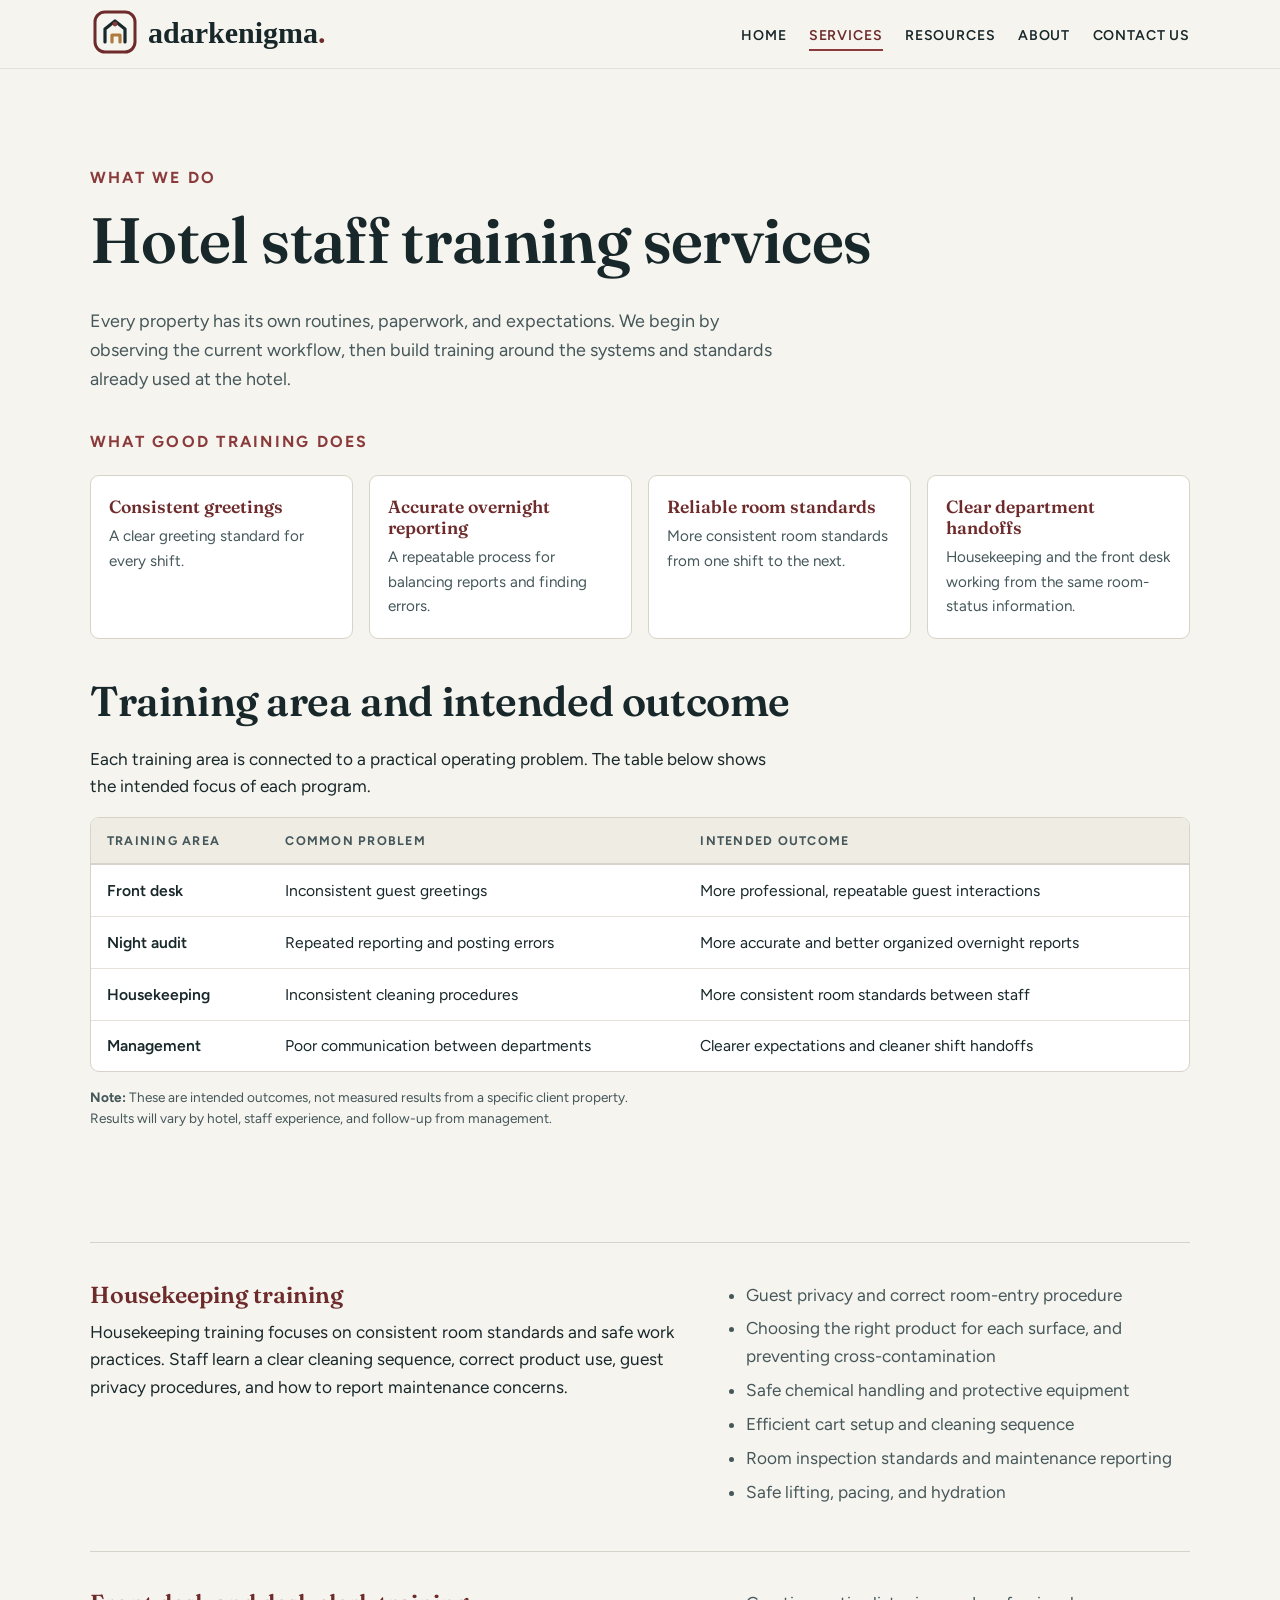
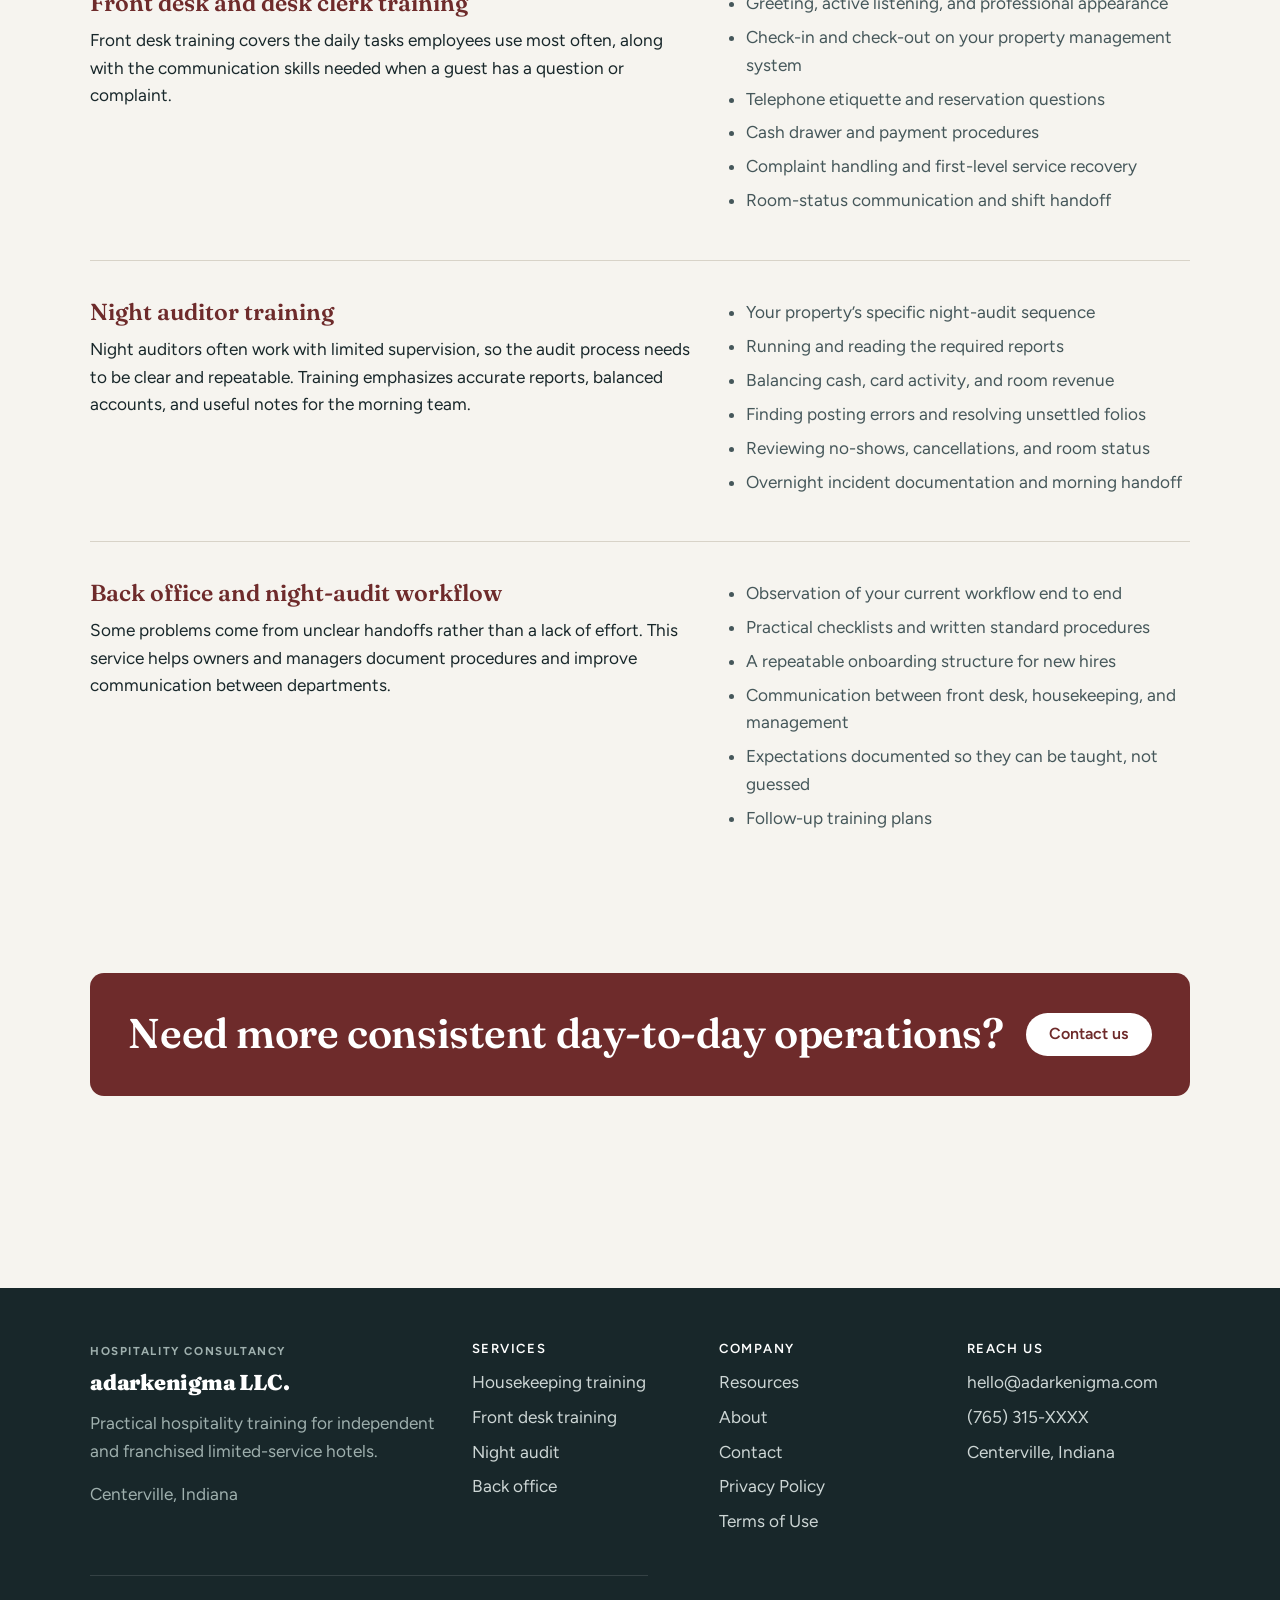
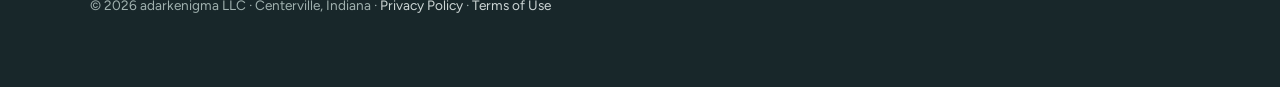
<file: services.html>
<!DOCTYPE html>
<html lang="en">
<head>
  <meta charset="UTF-8">
  <meta name="viewport" content="width=device-width, initial-scale=1.0">
  <title>Hotel staff training services | adarkenigma LLC</title>
  <meta name="description" content="Housekeeping, front desk, night auditor, and back-office workflow training for independent and franchised limited-service hotels.">
  <link rel="preconnect" href="https://fonts.googleapis.com">
  <link rel="preconnect" href="https://fonts.gstatic.com" crossorigin>
  <link href="https://fonts.googleapis.com/css2?family=Fraunces:opsz,wght@9..144,400;9..144,600;9..144,900&family=Figtree:wght@400;500;600;700&display=swap" rel="stylesheet">
  <link rel="stylesheet" href="styles.css">
</head>
<body>
  <a class="skip-link" href="#main">Skip to content</a>

  <header class="site-header">
    <div class="container header__inner">
      <a class="brand" href="index.html"><img class="brand__logo" src="adarkenigma-logo.svg" alt="adarkenigma LLC home"></a>
      <button class="nav-toggle" aria-expanded="false" aria-controls="site-nav">
        <span class="visually-hidden">Menu</span>
        <svg class="icon-open" viewBox="0 0 24 24" fill="none" stroke="currentColor" stroke-width="2" aria-hidden="true"><line x1="3" y1="6" x2="21" y2="6"/><line x1="3" y1="12" x2="21" y2="12"/><line x1="3" y1="18" x2="21" y2="18"/></svg>
        <svg class="icon-close" viewBox="0 0 24 24" fill="none" stroke="currentColor" stroke-width="2" aria-hidden="true"><line x1="5" y1="5" x2="19" y2="19"/><line x1="19" y1="5" x2="5" y2="19"/></svg>
      </button>
      <nav id="site-nav" class="site-nav" aria-label="Primary">
        <ul>
          <li><a href="index.html">Home</a></li>
          <li><a href="services.html" aria-current="page">Services</a></li>
          <li><a href="resources.html">Resources</a></li>
          <li><a href="about.html">About</a></li>
          <li><a href="contact.html">Contact us</a></li>
        </ul>
      </nav>
    </div>
  </header>

  <main id="main">
    <section class="section" aria-labelledby="svc-h">
      <div class="container">
        <p class="eyebrow">What we do</p>
        <h1 id="svc-h">Hotel staff training services</h1>
        <p class="lead">Every property has its own routines, paperwork, and expectations. We begin by observing the current workflow, then build training around the systems and standards already used at the hotel.</p>

        <h2 class="eyebrow heading-space-lg">What good training does</h2>
        <div class="focus-grid">
          <div class="focus"><h3 class="focus__title">Consistent greetings</h3><p class="focus__text">A clear greeting standard for every shift.</p></div>
          <div class="focus"><h3 class="focus__title">Accurate overnight reporting</h3><p class="focus__text">A repeatable process for balancing reports and finding errors.</p></div>
          <div class="focus"><h3 class="focus__title">Reliable room standards</h3><p class="focus__text">More consistent room standards from one shift to the next.</p></div>
          <div class="focus"><h3 class="focus__title">Clear department handoffs</h3><p class="focus__text">Housekeeping and the front desk working from the same room-status information.</p></div>
        </div>

        <h2 class="heading-space-lg">Training area and intended outcome</h2>
        <p>Each training area is connected to a practical operating problem. The table below shows the intended focus of each program.</p>
        <div class="table-wrap">
          <table class="data-table">
            <caption class="visually-hidden">Training areas, the common problem each addresses, and the intended outcome</caption>
            <thead>
              <tr>
                <th scope="col">Training area</th>
                <th scope="col">Common problem</th>
                <th scope="col">Intended outcome</th>
              </tr>
            </thead>
            <tbody>
              <tr><th scope="row">Front desk</th><td>Inconsistent guest greetings</td><td>More professional, repeatable guest interactions</td></tr>
              <tr><th scope="row">Night audit</th><td>Repeated reporting and posting errors</td><td>More accurate and better organized overnight reports</td></tr>
              <tr><th scope="row">Housekeeping</th><td>Inconsistent cleaning procedures</td><td>More consistent room standards between staff</td></tr>
              <tr><th scope="row">Management</th><td>Poor communication between departments</td><td>Clearer expectations and cleaner shift handoffs</td></tr>
            </tbody>
          </table>
        </div>
        <p class="note-small"><strong>Note:</strong> These are intended outcomes, not measured results from a specific client property. Results will vary by hotel, staff experience, and follow-up from management.</p>
      </div>
    </section>

    <section class="section section--compact-top" aria-label="Our services in detail">
      <div class="container">

        <article class="service" id="housekeeping">
          <div class="service__grid">
            <div>
              <h3>Housekeeping training</h3>
              <p>Housekeeping training focuses on consistent room standards and safe work practices. Staff learn a clear cleaning sequence, correct product use, guest privacy procedures, and how to report maintenance concerns.</p>
            </div>
            <ul>
              <li>Guest privacy and correct room-entry procedure</li>
              <li>Choosing the right product for each surface, and preventing cross-contamination</li>
              <li>Safe chemical handling and protective equipment</li>
              <li>Efficient cart setup and cleaning sequence</li>
              <li>Room inspection standards and maintenance reporting</li>
              <li>Safe lifting, pacing, and hydration</li>
            </ul>
          </div>
        </article>

        <article class="service" id="front-desk">
          <div class="service__grid">
            <div>
              <h3>Front desk and desk clerk training</h3>
              <p>Front desk training covers the daily tasks employees use most often, along with the communication skills needed when a guest has a question or complaint.</p>
            </div>
            <ul>
              <li>Greeting, active listening, and professional appearance</li>
              <li>Check-in and check-out on your property management system</li>
              <li>Telephone etiquette and reservation questions</li>
              <li>Cash drawer and payment procedures</li>
              <li>Complaint handling and first-level service recovery</li>
              <li>Room-status communication and shift handoff</li>
            </ul>
          </div>
        </article>

        <article class="service" id="night-audit">
          <div class="service__grid">
            <div>
              <h3>Night auditor training</h3>
              <p>Night auditors often work with limited supervision, so the audit process needs to be clear and repeatable. Training emphasizes accurate reports, balanced accounts, and useful notes for the morning team.</p>
            </div>
            <ul>
              <li>Your property&rsquo;s specific night-audit sequence</li>
              <li>Running and reading the required reports</li>
              <li>Balancing cash, card activity, and room revenue</li>
              <li>Finding posting errors and resolving unsettled folios</li>
              <li>Reviewing no-shows, cancellations, and room status</li>
              <li>Overnight incident documentation and morning handoff</li>
            </ul>
          </div>
        </article>

        <article class="service" id="back-office">
          <div class="service__grid">
            <div>
              <h3>Back office and night-audit workflow</h3>
              <p>Some problems come from unclear handoffs rather than a lack of effort. This service helps owners and managers document procedures and improve communication between departments.</p>
            </div>
            <ul>
              <li>Observation of your current workflow end to end</li>
              <li>Practical checklists and written standard procedures</li>
              <li>A repeatable onboarding structure for new hires</li>
              <li>Communication between front desk, housekeeping, and management</li>
              <li>Expectations documented so they can be taught, not guessed</li>
              <li>Follow-up training plans</li>
            </ul>
          </div>
        </article>

      </div>
    </section>

    <section class="section section--compact-top">
      <div class="container">
        <div class="cta-band">
          <div class="cta-band__inner">
            <h2>Need more consistent day-to-day operations?</h2>
            <a class="btn btn--light" href="contact.html">Contact us</a>
          </div>
        </div>
      </div>
    </section>
  </main>

  <footer class="site-footer">
    <div class="container">
      <div class="footer__grid">
        <div class="footer__brand">
          <p class="footer__kicker">Hospitality consultancy</p>
          <a class="brand" href="index.html">adarkenigma LLC<span aria-hidden="true">.</span></a>
          <p class="footer__summary">Practical hospitality training for independent and franchised limited-service hotels.</p>
          <p class="footer__location">Centerville, Indiana</p>
        </div>
        <nav aria-label="Services">
          <h2>Services</h2>
          <ul>
            <li><a href="services.html#housekeeping">Housekeeping training</a></li>
            <li><a href="services.html#front-desk">Front desk training</a></li>
            <li><a href="services.html#night-audit">Night audit</a></li>
            <li><a href="services.html#back-office">Back office</a></li>
          </ul>
        </nav>
        <nav aria-label="Company">
          <h2>Company</h2>
          <ul>
            <li><a href="resources.html">Resources</a></li>
            <li><a href="about.html">About</a></li>
            <li><a href="contact.html">Contact</a></li>
            <li><a href="privacy.html">Privacy Policy</a></li>
            <li><a href="terms.html">Terms of Use</a></li>
          </ul>
        </nav>
        <div>
          <h2>Reach us</h2>
          <ul>
            <li><a href="mailto:hello@adarkenigma.com">hello@adarkenigma.com</a></li>
            <li>(765) 315-XXXX</li>
            <li>Centerville, Indiana</li>
          </ul>
        </div>
      </div>
      <p class="footer__bottom">&copy; 2026 adarkenigma LLC &middot; Centerville, Indiana &middot; <a href="privacy.html">Privacy Policy</a> &middot; <a href="terms.html">Terms of Use</a></p>
    </div>
  </footer>

  <script src="script.js"></script>
</body>
</html>
</file>
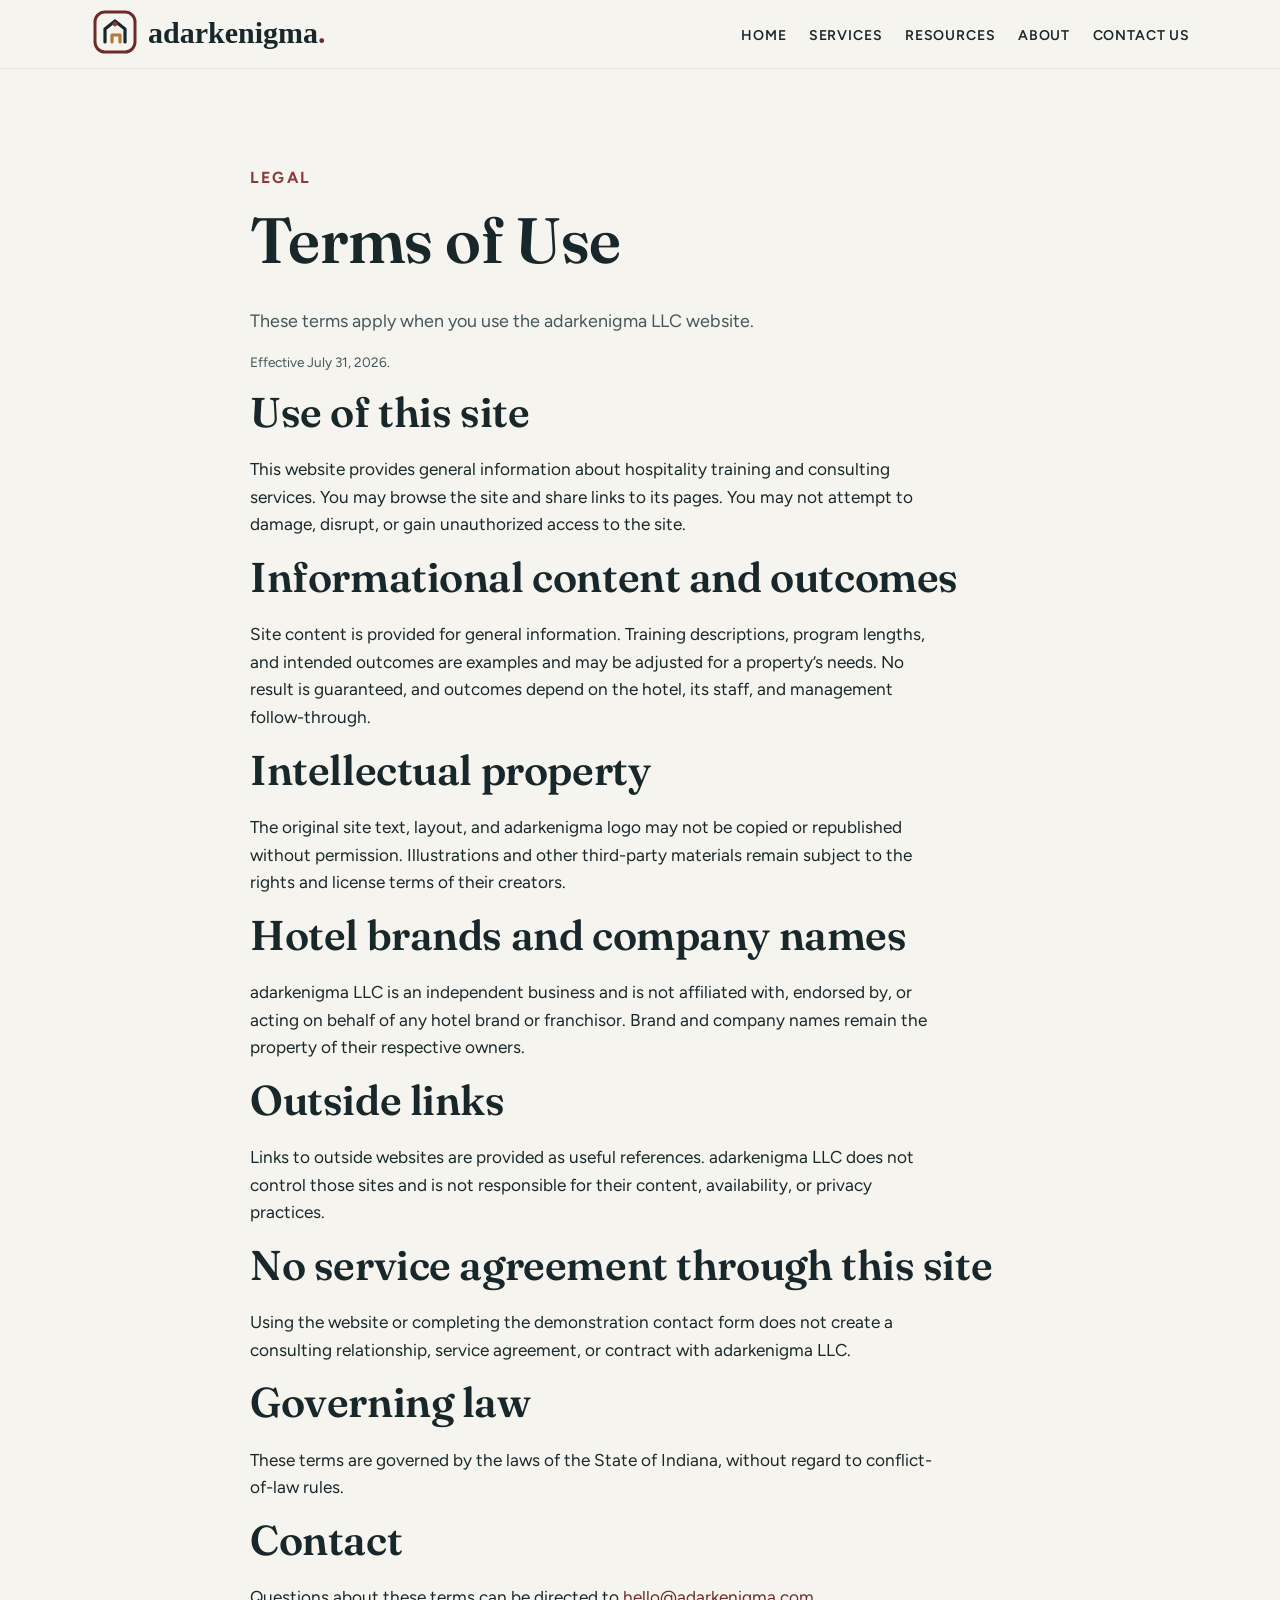
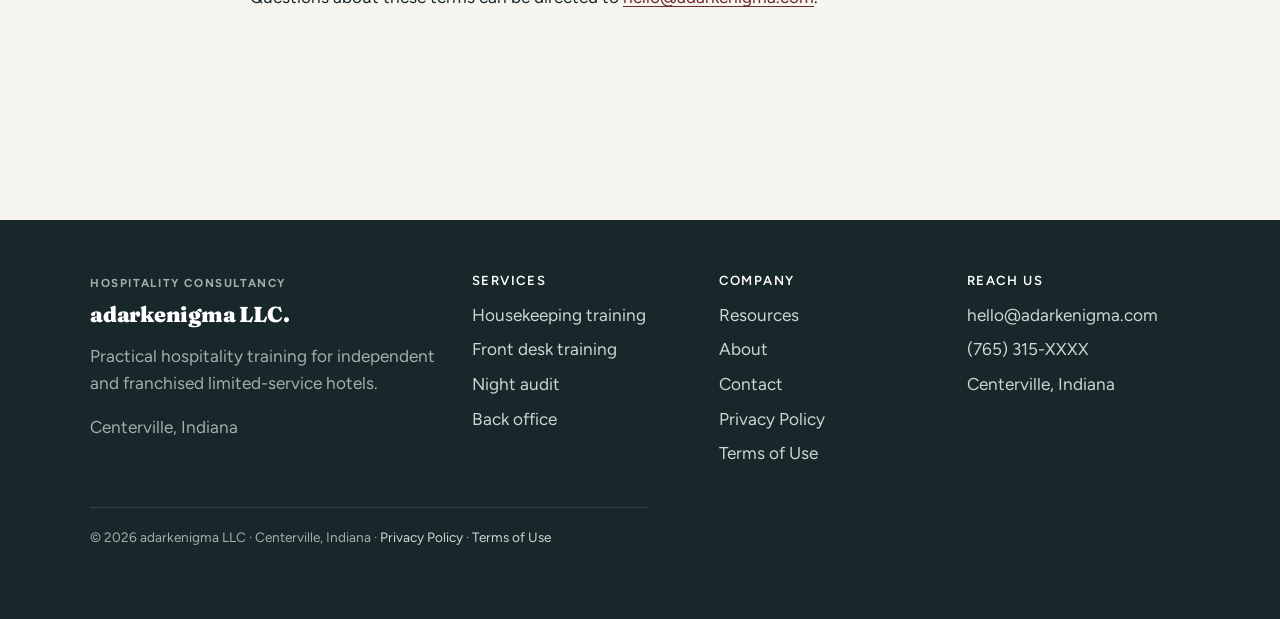
<file: terms.html>
<!DOCTYPE html>
<html lang="en">
<head>
  <meta charset="UTF-8">
  <meta name="viewport" content="width=device-width, initial-scale=1.0">
  <title>Terms of Use | adarkenigma LLC</title>
  <meta name="description" content="The terms that govern use of the adarkenigma LLC website.">
  <link rel="preconnect" href="https://fonts.googleapis.com">
  <link rel="preconnect" href="https://fonts.gstatic.com" crossorigin>
  <link href="https://fonts.googleapis.com/css2?family=Fraunces:opsz,wght@9..144,400;9..144,600;9..144,900&family=Figtree:wght@400;500;600;700&display=swap" rel="stylesheet">
  <link rel="stylesheet" href="styles.css">
</head>
<body>
  <a class="skip-link" href="#main">Skip to content</a>

  <header class="site-header">
    <div class="container header__inner">
      <a class="brand" href="index.html"><img class="brand__logo" src="adarkenigma-logo.svg" alt="adarkenigma LLC home"></a>
      <button class="nav-toggle" aria-expanded="false" aria-controls="site-nav">
        <span class="visually-hidden">Menu</span>
        <svg class="icon-open" viewBox="0 0 24 24" fill="none" stroke="currentColor" stroke-width="2" aria-hidden="true"><line x1="3" y1="6" x2="21" y2="6"/><line x1="3" y1="12" x2="21" y2="12"/><line x1="3" y1="18" x2="21" y2="18"/></svg>
        <svg class="icon-close" viewBox="0 0 24 24" fill="none" stroke="currentColor" stroke-width="2" aria-hidden="true"><line x1="5" y1="5" x2="19" y2="19"/><line x1="19" y1="5" x2="5" y2="19"/></svg>
      </button>
      <nav id="site-nav" class="site-nav" aria-label="Primary">
        <ul>
          <li><a href="index.html">Home</a></li>
          <li><a href="services.html">Services</a></li>
          <li><a href="resources.html">Resources</a></li>
          <li><a href="about.html">About</a></li>
          <li><a href="contact.html">Contact us</a></li>
        </ul>
      </nav>
    </div>
  </header>

  <main id="main">
    <section class="section" aria-labelledby="page-h">
      <div class="container container--narrow">
        <p class="eyebrow">Legal</p>
        <h1 id="page-h">Terms of Use</h1>
        <p class="lead">These terms apply when you use the adarkenigma LLC website.</p>
        <p class="note-small">Effective July 31, 2026.</p>

        <h2>Use of this site</h2>
        <p>This website provides general information about hospitality training and consulting services. You may browse the site and share links to its pages. You may not attempt to damage, disrupt, or gain unauthorized access to the site.</p>

        <h2>Informational content and outcomes</h2>
        <p>Site content is provided for general information. Training descriptions, program lengths, and intended outcomes are examples and may be adjusted for a property&rsquo;s needs. No result is guaranteed, and outcomes depend on the hotel, its staff, and management follow-through.</p>

        <h2>Intellectual property</h2>
        <p>The original site text, layout, and adarkenigma logo may not be copied or republished without permission. Illustrations and other third-party materials remain subject to the rights and license terms of their creators.</p>

        <h2>Hotel brands and company names</h2>
        <p>adarkenigma LLC is an independent business and is not affiliated with, endorsed by, or acting on behalf of any hotel brand or franchisor. Brand and company names remain the property of their respective owners.</p>

        <h2>Outside links</h2>
        <p>Links to outside websites are provided as useful references. adarkenigma LLC does not control those sites and is not responsible for their content, availability, or privacy practices.</p>

        <h2>No service agreement through this site</h2>
        <p>Using the website or completing the demonstration contact form does not create a consulting relationship, service agreement, or contract with adarkenigma LLC.</p>

        <h2>Governing law</h2>
        <p>These terms are governed by the laws of the State of Indiana, without regard to conflict-of-law rules.</p>

        <h2>Contact</h2>
        <p>Questions about these terms can be directed to <a href="mailto:hello@adarkenigma.com">hello@adarkenigma.com</a>.</p>
      </div>
    </section>
  </main>

  <footer class="site-footer">
    <div class="container">
      <div class="footer__grid">
        <div class="footer__brand">
          <p class="footer__kicker">Hospitality consultancy</p>
          <a class="brand" href="index.html">adarkenigma LLC<span aria-hidden="true">.</span></a>
          <p class="footer__summary">Practical hospitality training for independent and franchised limited-service hotels.</p>
          <p class="footer__location">Centerville, Indiana</p>
        </div>
        <nav aria-label="Services">
          <h2>Services</h2>
          <ul>
            <li><a href="services.html#housekeeping">Housekeeping training</a></li>
            <li><a href="services.html#front-desk">Front desk training</a></li>
            <li><a href="services.html#night-audit">Night audit</a></li>
            <li><a href="services.html#back-office">Back office</a></li>
          </ul>
        </nav>
        <nav aria-label="Company">
          <h2>Company</h2>
          <ul>
            <li><a href="resources.html">Resources</a></li>
            <li><a href="about.html">About</a></li>
            <li><a href="contact.html">Contact</a></li>
            <li><a href="privacy.html">Privacy Policy</a></li>
            <li><a href="terms.html">Terms of Use</a></li>
          </ul>
        </nav>
        <div>
          <h2>Reach us</h2>
          <ul>
            <li><a href="mailto:hello@adarkenigma.com">hello@adarkenigma.com</a></li>
            <li>(765) 315-XXXX</li>
            <li>Centerville, Indiana</li>
          </ul>
        </div>
      </div>
      <p class="footer__bottom">&copy; 2026 adarkenigma LLC &middot; Centerville, Indiana &middot; <a href="privacy.html">Privacy Policy</a> &middot; <a href="terms.html">Terms of Use</a></p>
    </div>
  </footer>

  <script src="script.js"></script>
</body>
</html>
</file>
<file: styles.css>
/* ============================================================
   adarkenigma LLC - site styles
   Palette: warm paper + oxblood + muted brass
   Type: Fraunces (display) + Figtree (body)
   ============================================================ */

:root {
  --paper:      #f6f4ef;   /* warm off-white background        */
  --paper-2:    #efece4;   /* slightly deeper panel             */
  --ink:        #18272a;   /* near-black text                   */
  --ink-soft:   #45575a;   /* secondary text                    */
  --teal:       #8a3a3a;   /* primary accent (oxblood)          */
  --teal-deep:  #6e2b2b;   /* dark sections / hovers (burgundy) */
  --brass:      #b07a3c;   /* warm secondary accent, sparse     */
  --brass-text: #8a5a20;   /* darker brass for small text (AA)  */
  --line:       #d8d3c8;   /* hairlines on paper                */
  --line-soft:  #e6e2d8;
  --white:      #ffffff;

  --maxw: 1100px;
  --gap: clamp(1rem, 2.5vw, 2rem);
  --radius: 14px;
  --radius-sm: 9px;
  --shadow: 0 1px 2px rgba(24,39,42,.05), 0 10px 30px -18px rgba(24,39,42,.35);

  --display: "Fraunces", Georgia, "Times New Roman", serif;
  --body: "Figtree", system-ui, -apple-system, "Segoe UI", Roboto, sans-serif;
}

/* ---------- reset-ish ---------- */
*, *::before, *::after { box-sizing: border-box; }
html { -webkit-text-size-adjust: 100%; scroll-behavior: smooth; }
body {
  margin: 0;
  font-family: var(--body);
  color: var(--ink);
  background: var(--paper);
  line-height: 1.6;
  font-size: clamp(1rem, 0.96rem + 0.2vw, 1.075rem);
}
img, svg { max-width: 100%; display: block; }
a { color: var(--teal-deep); text-underline-offset: 3px; }
h1, h2, h3 { font-family: var(--display); font-weight: 600; line-height: 1.1; color: var(--ink); margin: 0 0 .5em; }
h1 { font-size: clamp(2.3rem, 1.6rem + 3.4vw, 4rem); letter-spacing: -0.01em; }
h2 { font-size: clamp(1.7rem, 1.3rem + 1.8vw, 2.6rem); letter-spacing: -0.01em; }
h3 { font-size: clamp(1.2rem, 1.05rem + 0.6vw, 1.45rem); }
p  { margin: 0 0 1rem; max-width: 62ch; }

/* ---------- helpers ---------- */
.container { width: min(100% - 2.5rem, var(--maxw)); margin-inline: auto; }
.visually-hidden {
  position: absolute !important; width: 1px; height: 1px; padding: 0; margin: -1px;
  overflow: hidden; clip: rect(0 0 0 0); white-space: nowrap; border: 0;
}
.eyebrow {
  font-family: var(--body); font-weight: 700; font-size: 1rem;
  letter-spacing: .14em; text-transform: uppercase; color: var(--teal);
  margin: 0 0 .9rem;
}
.section { padding-block: clamp(3rem, 2rem + 5vw, 6rem); }
.section--compact-top { padding-top: 0; }
.container--narrow { max-width: 780px; }
.heading-space-md { margin-top: 2rem; }
.heading-space-lg { margin-top: 2.5rem; }
.action-row { margin-top: 1.5rem; }
.lead { font-size: 1.12rem; color: var(--ink-soft); }

/* ---------- skip link ---------- */
.skip-link {
  position: absolute; left: .75rem; top: -3rem; z-index: 100;
  background: var(--ink); color: #fff; padding: .6rem .9rem; border-radius: 8px;
  text-decoration: none; transition: top .15s ease;
}
.skip-link:focus { top: .75rem; }

/* ---------- focus visibility (accessibility) ---------- */
:focus-visible { outline: 3px solid var(--teal); outline-offset: 2px; border-radius: 4px; }

/* ---------- buttons ---------- */
.btn {
  display: inline-flex; align-items: center; gap: .5rem;
  font-family: var(--body); font-weight: 600; font-size: 1rem;
  padding: .8rem 1.4rem; border-radius: 999px; text-decoration: none;
  border: 1.5px solid transparent; cursor: pointer; line-height: 1;
  transition: background-color .18s ease, color .18s ease, border-color .18s ease, transform .18s ease;
}
.btn--solid { background: var(--teal-deep); color: #fff; }
.btn--solid:hover { background: #561f1f; }
.btn--ghost { background: transparent; color: var(--teal-deep); border-color: var(--teal); }
.btn--ghost:hover { background: rgba(15,110,110,.08); }
.btn--light { background: #fff; color: var(--teal-deep); }
.btn--light:hover { background: var(--paper-2); }

/* ---------- header / nav ---------- */
.site-header {
  position: sticky; top: 0; z-index: 50;
  background: rgba(246, 244, 239, 0.9);
  backdrop-filter: saturate(140%) blur(8px);
  border-bottom: 1px solid var(--line-soft);
}
.header__inner { display: flex; align-items: center; justify-content: space-between; min-height: 68px; gap: 1rem; }
.brand {
  font-family: var(--display); font-weight: 900; font-size: 1.35rem;
  color: var(--ink); text-decoration: none; letter-spacing: -0.01em;
}
.brand__mark { color: var(--teal); }
.brand__logo { height: 56px; width: auto; max-width: 100%; }
.site-nav { display: flex; align-items: center; gap: 1.5rem; }
.site-nav ul { display: flex; align-items: center; gap: 1.4rem; list-style: none; margin: 0; padding: 0; }
.site-nav a { color: var(--ink); text-decoration: none; font-weight: 600; font-size: .88rem; letter-spacing: .06em; text-transform: uppercase; padding: .35rem 0; position: relative; }
.site-nav a:hover { color: var(--teal-deep); }
.site-nav a[aria-current="page"] { color: var(--teal-deep); }
.site-nav a[aria-current="page"]::after {
  content: ""; position: absolute; left: 0; right: 0; bottom: -2px; height: 2px; background: var(--teal);
}
.nav-toggle {
  display: none; align-items: center; justify-content: center;
  width: 44px; height: 44px; background: transparent; border: 1.5px solid var(--line);
  border-radius: 10px; cursor: pointer; color: var(--ink);
}
.nav-toggle svg { width: 22px; height: 22px; }
.nav-toggle .icon-close { display: none; }
.nav-toggle[aria-expanded="true"] .icon-open { display: none; }
.nav-toggle[aria-expanded="true"] .icon-close { display: block; }

/* ---------- hero ---------- */
.hero { padding-block: clamp(2.5rem, 1.5rem + 5vw, 5.5rem); }
.hero__grid { display: grid; grid-template-columns: 1.15fr .85fr; gap: clamp(1.5rem, 4vw, 3.5rem); align-items: center; }
.hero p.lead { margin-bottom: 1.6rem; }
.hero__actions { display: flex; flex-wrap: wrap; gap: .8rem; align-items: center; }
.hero__art { display: grid; place-items: center; }
.art-card {
  background: var(--teal-deep); border-radius: var(--radius);
  padding: clamp(1.2rem, 3vw, 2.2rem); width: 100%; box-shadow: var(--shadow);
  color: #eaf3f1;
}
.art-card svg { width: 100%; height: auto; }
.art-card--image {
  background: var(--paper-2); border: 1px solid var(--line);
  display: grid; place-items: center;
}
.art-card--image img { width: 100%; height: auto; }

/* ---------- alternating feature blocks ---------- */
.feature__grid { display: grid; grid-template-columns: 1fr 1fr; gap: clamp(1.5rem, 4vw, 3.5rem); align-items: center; }
.feature--reverse .feature__media { order: 2; }
.feature__media {
  background: var(--paper-2); border: 1px solid var(--line);
  border-radius: var(--radius); padding: clamp(1.4rem, 3vw, 2.4rem);
  display: grid; place-items: center; min-height: 220px;
}
.feature__media svg { width: min(260px, 80%); height: auto; color: var(--teal); }

/* the word-bubble signature element */
.note-bubble {
  position: relative; background: var(--white); border: 1px solid var(--line);
  border-left: 4px solid var(--teal); border-radius: var(--radius-sm);
  padding: 1.1rem 1.25rem; margin: 0 0 1.25rem; box-shadow: var(--shadow);
  font-family: var(--display); font-size: 1.25rem; line-height: 1.35; color: var(--ink);
  max-width: 34ch;
}
.note-bubble::after {
  content: ""; position: absolute; left: 28px; bottom: -10px;
  width: 18px; height: 18px; background: var(--white);
  border-right: 1px solid var(--line); border-bottom: 1px solid var(--line);
  transform: rotate(45deg);
}

.note-small { font-size: .85rem; color: var(--ink-soft); margin-top: .9rem; }
.note-small--flush { margin-top: 0; }

/* ---------- data table ---------- */
.table-wrap {
  overflow-x: auto; margin-top: 1rem;
  background: var(--white); border: 1px solid var(--line); border-radius: var(--radius-sm);
}
.data-table { width: 100%; border-collapse: collapse; font-size: .98rem; }
.data-table th, .data-table td {
  text-align: left; vertical-align: top;
  padding: .8rem 1rem; border-bottom: 1px solid var(--line-soft);
}
.data-table thead th {
  font-family: var(--body); font-weight: 700; font-size: .78rem;
  letter-spacing: .1em; text-transform: uppercase; color: var(--ink-soft);
  border-bottom: 2px solid var(--line); background: var(--paper-2);
}
.data-table tbody th { font-weight: 600; color: var(--ink); }
.data-table tbody tr:last-child th, .data-table tbody tr:last-child td { border-bottom: 0; }
.table-note { display: block; font-weight: 400; font-size: .85rem; color: var(--ink-soft); }

/* ---------- link list ---------- */
.link-list { list-style: none; margin: 1rem 0 0; padding: 0; }
.link-list li { margin-bottom: .55rem; }
.link-list a { font-weight: 600; }


/* ---------- focus cards (replaces the old invented percentages) ---------- */
.focus-grid { display: grid; grid-template-columns: repeat(4, 1fr); gap: 1rem; margin-top: 1.5rem; }
.focus {
  background: var(--white); border: 1px solid var(--line); border-radius: var(--radius-sm);
  padding: 1.25rem 1.1rem;
}
.focus__title { font-family: var(--display); font-size: 1.1rem; color: var(--teal-deep); margin: 0 0 .45rem; line-height: 1.2; }
.focus__text { color: var(--ink-soft); font-size: .95rem; margin: 0; }

/* ---------- numbered process steps ---------- */
.steps { margin: 1.2rem 0 0; padding-left: 1.3rem; }
.steps li { margin-bottom: 1rem; padding-left: .25rem; }
.steps li::marker { color: var(--teal); font-weight: 700; }
.steps strong { color: var(--ink); }

/* ---------- glossary ---------- */
.glossary {
  margin: 1.4rem 0 0; padding: 0;
  display: grid; grid-template-columns: minmax(190px, 16rem) 1fr; gap: 0;
  border-top: 1px solid var(--line);
}
.glossary dt {
  font-weight: 700; color: var(--teal-deep);
  padding: .85rem 1rem .85rem 0; border-bottom: 1px solid var(--line-soft);
}
.glossary dd {
  margin: 0; color: var(--ink-soft);
  padding: .85rem 0; border-bottom: 1px solid var(--line-soft);
}

/* ---------- text + illustration split ---------- */
.illus-split { display: grid; grid-template-columns: 1.35fr .65fr; gap: clamp(1.5rem, 4vw, 3rem); align-items: center; }
.illus {
  background: var(--paper-2); border: 1px solid var(--line);
  border-radius: var(--radius); padding: clamp(1.2rem, 3vw, 2rem);
  display: grid; place-items: center;
}
.illus img { width: 100%; height: auto; }
.reach__art { width: 100%; height: auto; margin-top: 1.4rem; }

/* ---------- service bands ---------- */
.service { scroll-margin-top: 90px; border-top: 1px solid var(--line); padding-block: clamp(1.6rem, 1rem + 2vw, 2.4rem); }
.service__grid { display: grid; grid-template-columns: 1.3fr 1fr; gap: clamp(1.2rem, 3vw, 2.5rem); align-items: start; }
.service h3 { color: var(--teal-deep); }
.service ul { margin: 0; padding-left: 1.1rem; color: var(--ink-soft); }
.service ul li { margin-bottom: .4rem; }

/* ---------- banded CTA ---------- */
.cta-band { background: var(--teal-deep); color: #eaf3f1; border-radius: var(--radius); padding: clamp(1.6rem, 3vw, 2.6rem); }
.cta-band__inner { display: flex; flex-wrap: wrap; align-items: center; justify-content: space-between; gap: 1.2rem; }
.cta-band h2 { color: #fff; margin: 0; }

/* ---------- contact ---------- */
.contact__grid { display: grid; grid-template-columns: 1.4fr 1fr; gap: clamp(1.5rem, 4vw, 3rem); align-items: start; }
.contact__grid--spaced { margin-top: 2rem; }
.field { margin-bottom: 1.1rem; }
.field label { display: block; font-weight: 600; margin-bottom: .35rem; }
.field .hint { font-size: .85rem; color: var(--ink-soft); margin: .3rem 0 0; }
.field input, .field textarea, .field select {
  width: 100%; font: inherit; color: var(--ink); background: var(--white);
  border: 1.5px solid var(--line); border-radius: var(--radius-sm); padding: .7rem .85rem;
}
.field select { appearance: none; background-image: none; cursor: pointer; }
.field input:focus, .field textarea:focus, .field select:focus {
  border-color: var(--teal); outline: none; box-shadow: 0 0 0 3px rgba(110,43,43,.18);
}
.req { color: var(--brass-text); }

/* form validation feedback */
.field input.is-invalid, .field textarea.is-invalid, .field select.is-invalid { border-color: #a12c2c; }
.field-error {
  display: block; margin-top: .35rem;
  font-size: .88rem; font-weight: 600; color: #8c2020;
}
.field-error:empty { display: none; }
.form-success {
  background: #eef4ec; border: 1.5px solid #4a7a4a; border-left-width: 5px;
  border-radius: var(--radius-sm); padding: .9rem 1.1rem; margin: 0 0 1.2rem;
  color: #24451f; font-weight: 600;
}
.form-success[hidden] { display: none; }
.reach { background: var(--white); border: 1px solid var(--line); border-radius: var(--radius); padding: 1.4rem; }
.reach__title {
  font-family: var(--body); font-weight: 700; font-size: .95rem;
  letter-spacing: .12em; text-transform: uppercase; color: var(--ink);
  margin: 0 0 .4rem;
}
.reach dt { font-weight: 700; margin-top: .8rem; }
.reach dd { margin: 0; color: var(--ink-soft); }

/* ---------- footer ---------- */
.site-footer { background: var(--ink); color: #cdd6d5; margin-top: clamp(3rem, 2rem + 5vw, 6rem); }
.footer__kicker {
  color: #9fb0ae; font-size: .72rem; font-weight: 700;
  letter-spacing: .14em; text-transform: uppercase; margin: 0 0 .35rem;
}
.site-footer .container { padding-block: clamp(2.2rem, 1.5rem + 3vw, 3.4rem); }
.footer__grid { display: grid; grid-template-columns: 1.6fr 1fr 1fr 1fr; gap: 1.5rem; }
.footer__brand .brand { color: #fff; }
.footer__summary { margin-top: .6rem; color: #9fb0ae; max-width: 32ch; }
.footer__location { margin-top: .4rem; color: #9fb0ae; }
.site-footer h2 { color: #fff; font-family: var(--body); font-size: .82rem; letter-spacing: .12em; text-transform: uppercase; margin-bottom: .8rem; }
.site-footer ul { list-style: none; margin: 0; padding: 0; }
.site-footer li { margin-bottom: .45rem; }
.site-footer a { color: #cdd6d5; text-decoration: none; }
.site-footer a:hover { color: #fff; text-decoration: underline; }
.footer__bottom { border-top: 1px solid rgba(255,255,255,.12); margin-top: 2rem; padding-top: 1.2rem; font-size: .85rem; color: #9fb0ae; }

/* ============================================================
   Responsive - mobile first collapse
   ============================================================ */
@media (max-width: 860px) {
  .nav-toggle { display: inline-flex; }
  .site-nav {
    position: fixed; inset: 68px 0 auto 0; flex-direction: column; align-items: stretch;
    gap: 0; background: var(--paper); border-bottom: 1px solid var(--line);
    padding: .5rem 1.25rem 1.25rem; box-shadow: var(--shadow);
    transform: translateY(-130%); transition: transform .25s ease; visibility: hidden;
  }
  .site-nav.is-open { transform: translateY(0); visibility: visible; }
  .site-nav ul { flex-direction: column; align-items: stretch; gap: 0; }
  .site-nav li { border-bottom: 1px solid var(--line-soft); }
  .site-nav a { display: block; padding: .85rem .25rem; }
  .site-nav a[aria-current="page"]::after { display: none; }

  .hero__grid, .feature__grid, .service__grid, .contact__grid, .footer__grid,
  .illus-split { grid-template-columns: 1fr; }
  .glossary { grid-template-columns: 1fr; }
  .glossary dt { padding-bottom: .2rem; border-bottom: 0; }
  .glossary dd { padding-top: 0; }
  .focus-grid { grid-template-columns: repeat(2, 1fr); }
  .feature--reverse .feature__media { order: 0; }
  .hero__art { order: -1; }
  .footer__grid { grid-template-columns: 1fr 1fr; }
}
@media (max-width: 480px) {
  .focus-grid { grid-template-columns: 1fr; }
  .footer__grid { grid-template-columns: 1fr; }
}

/* ---------- motion preference ---------- */
@media (prefers-reduced-motion: reduce) {
  * { animation: none !important; transition: none !important; scroll-behavior: auto !important; }
}
</file>
